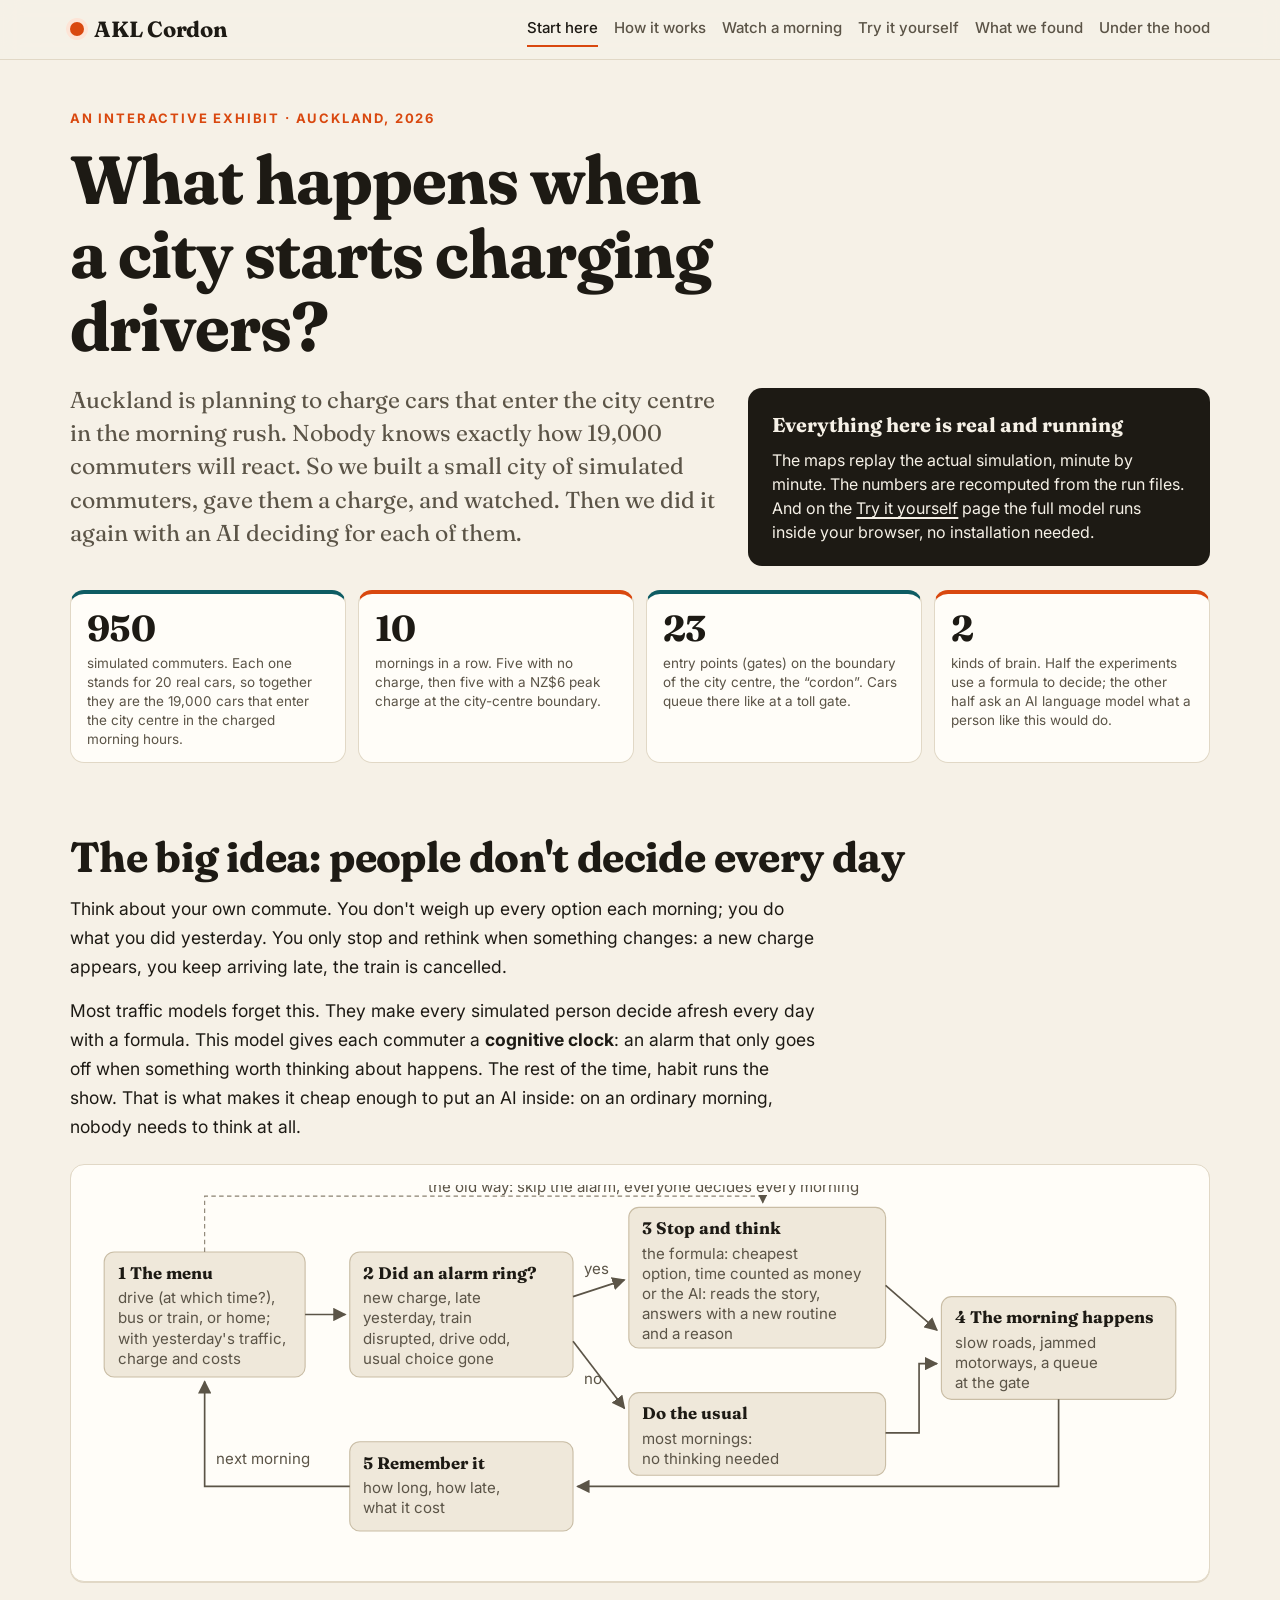
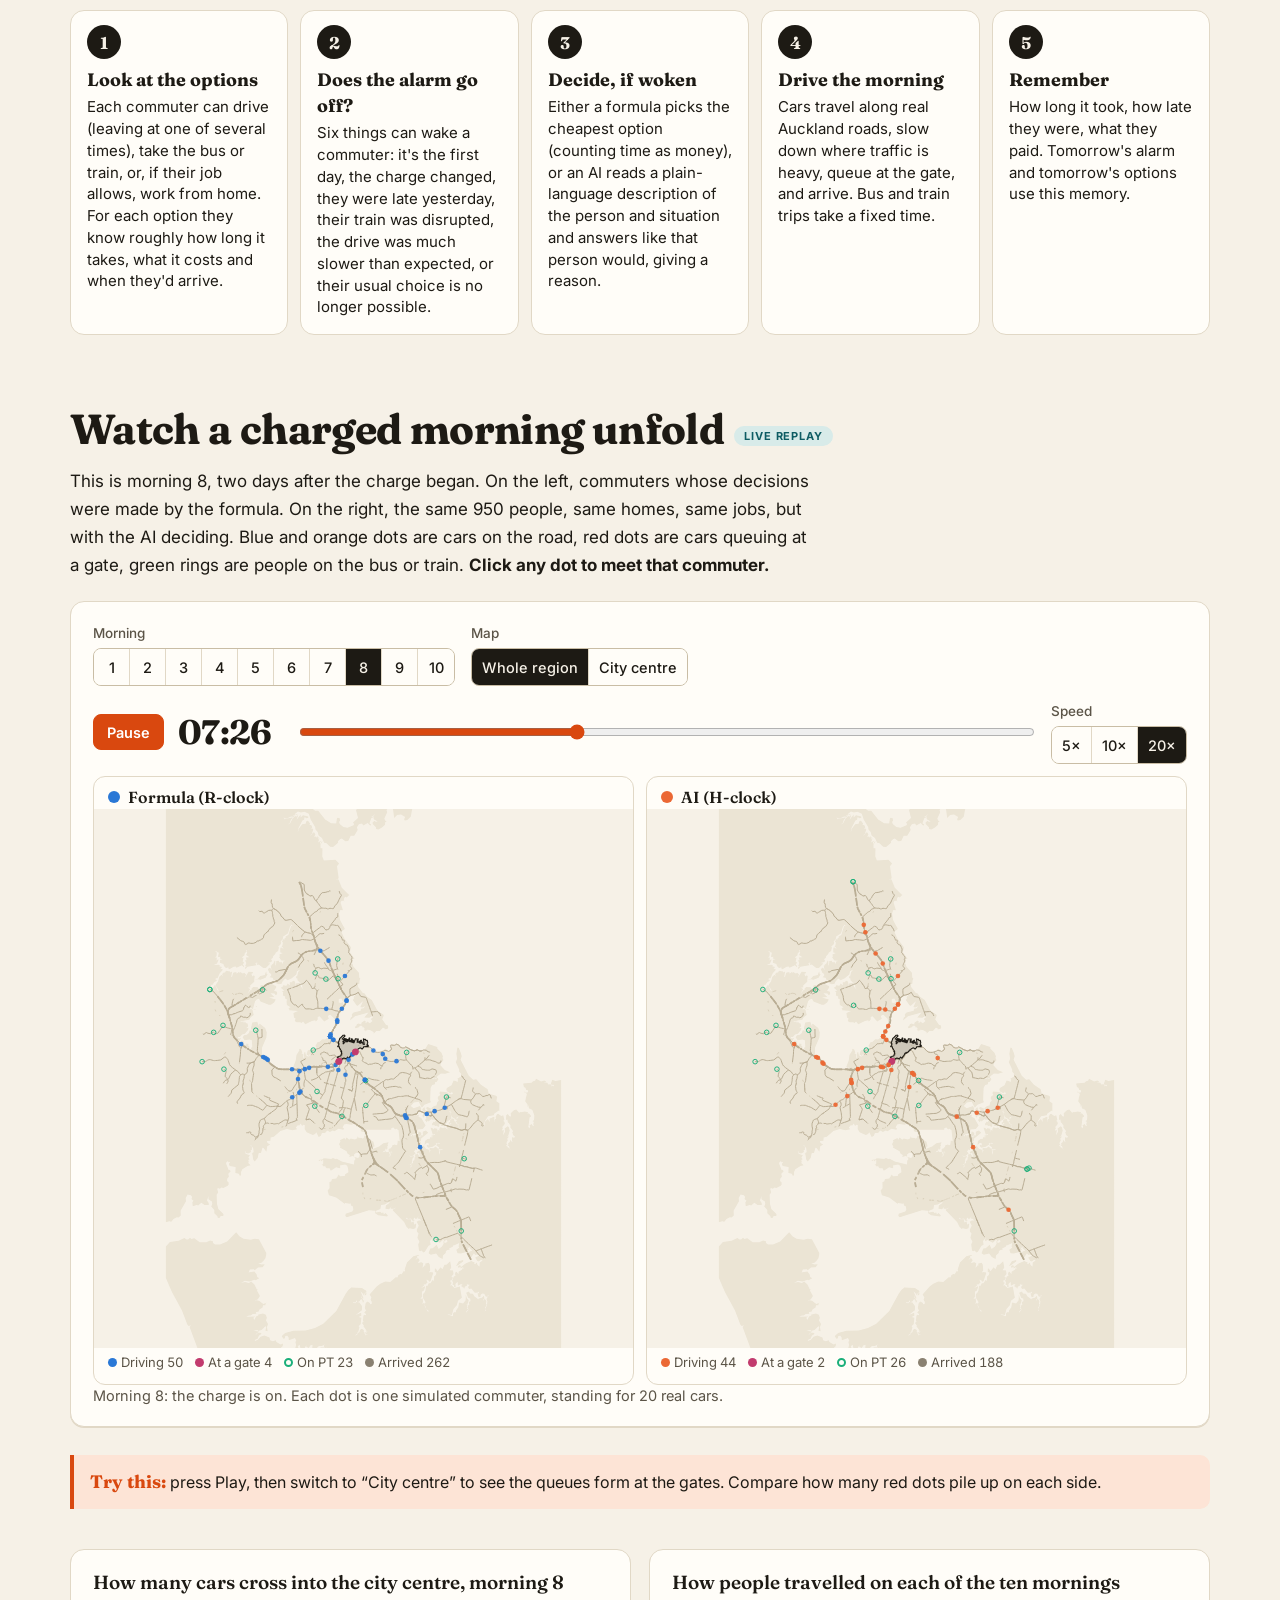
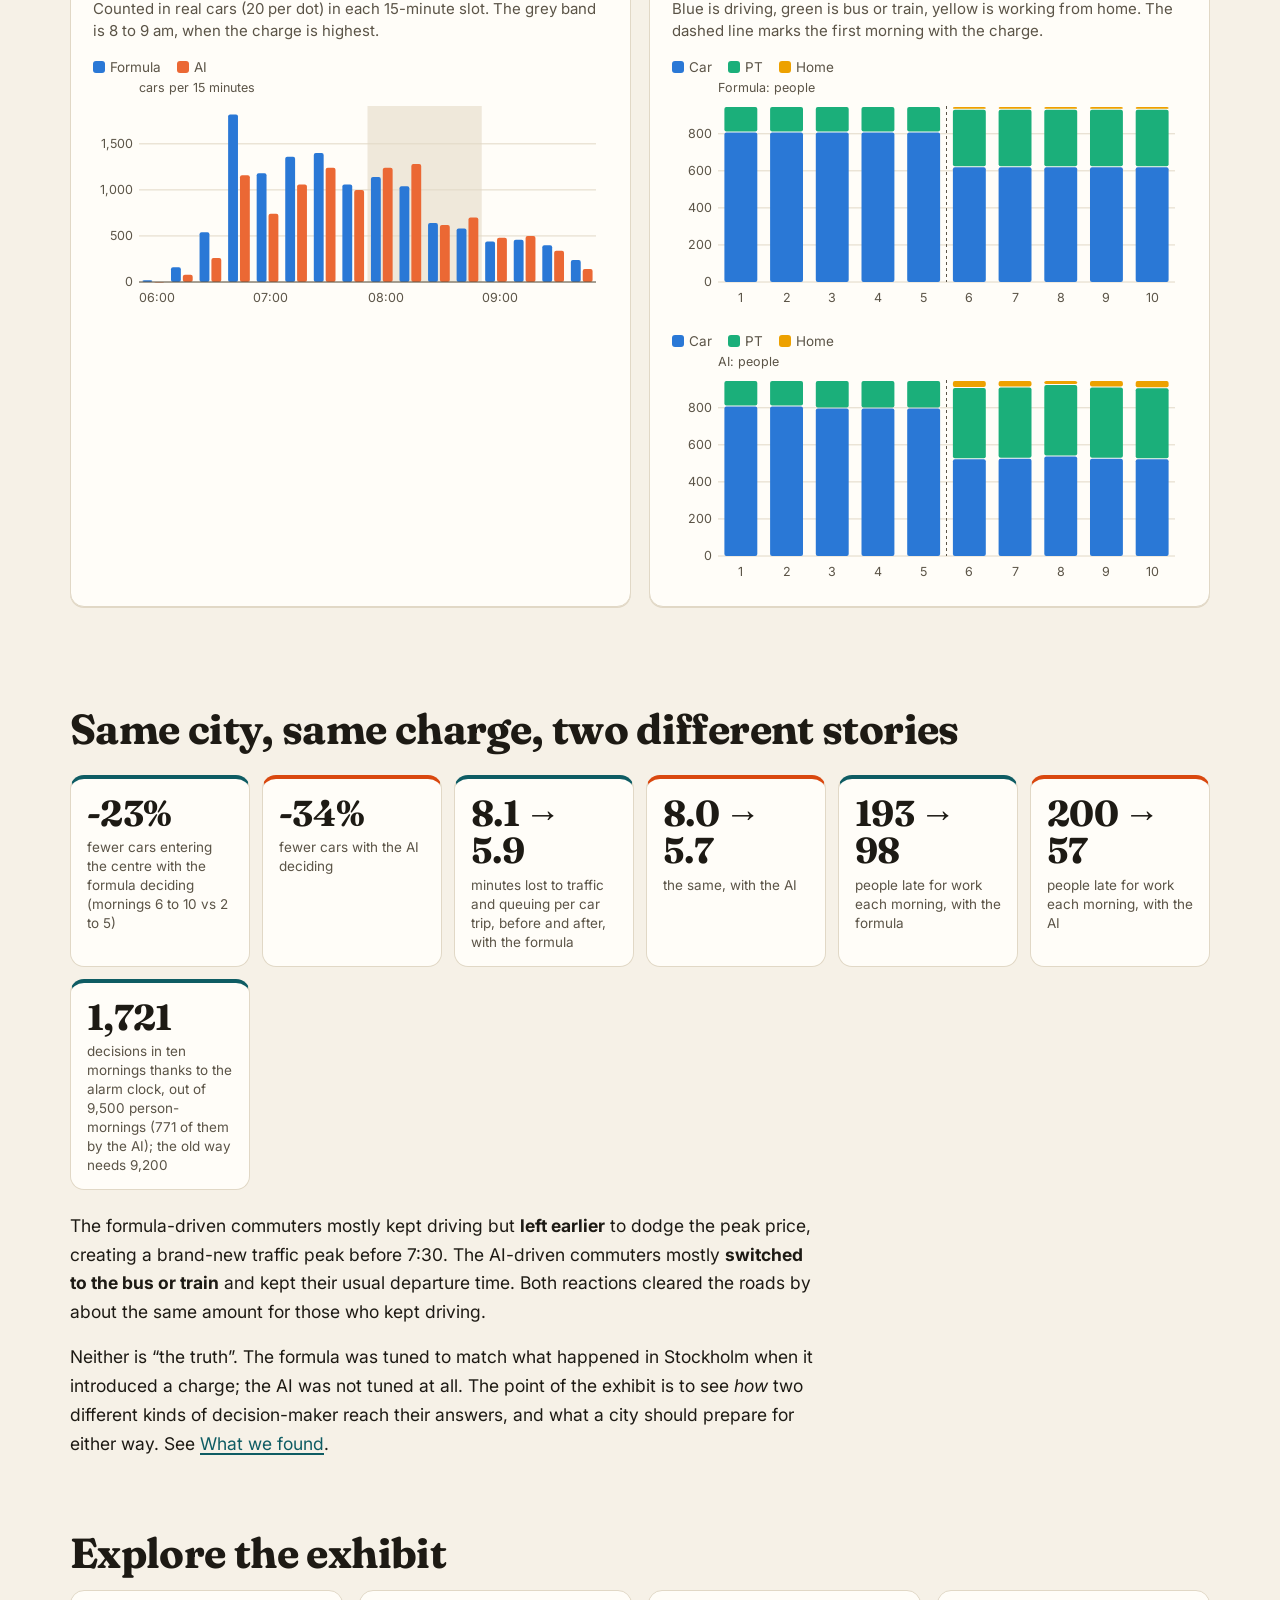
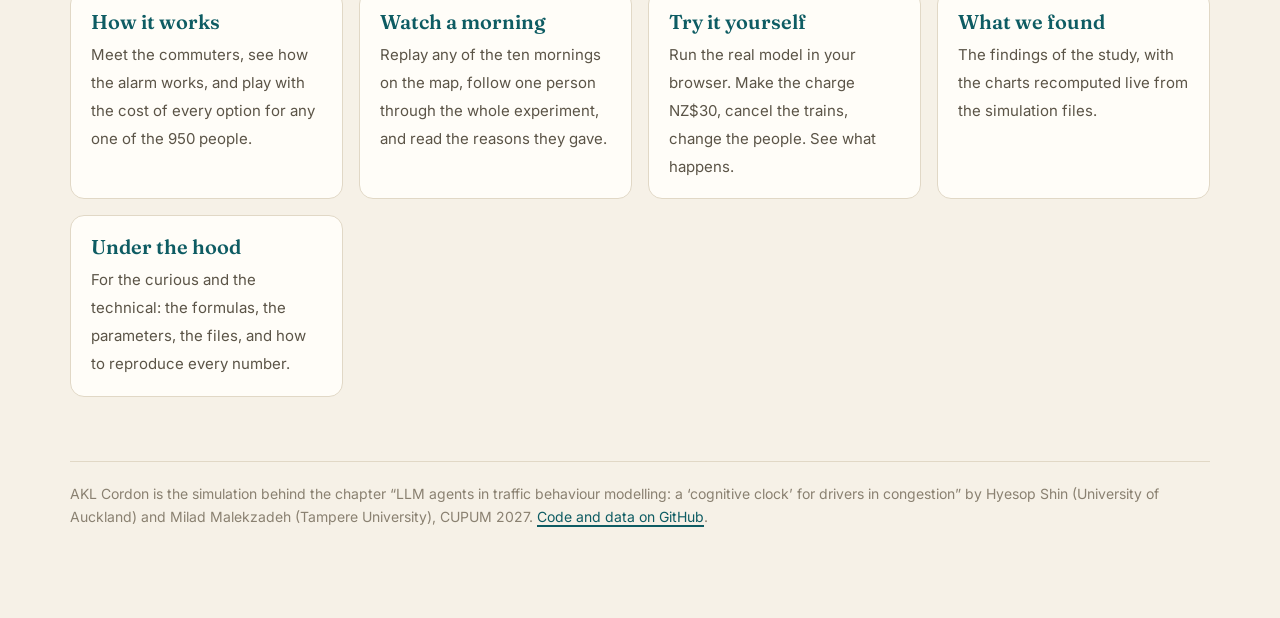
<file: docs/index.html>
<!doctype html>
<html lang="en">
<head>
<meta charset="utf-8">
<meta name="viewport" content="width=device-width, initial-scale=1">
<title>AKL Cordon: what happens when Auckland charges drivers?</title>
<meta name="description" content="A living simulation of 950 Auckland commuters facing a new city-centre charge. Watch them decide, then run it yourself.">
<link rel="stylesheet" href="assets/site.css">
<script src="assets/core.js" defer></script>
<script src="assets/pages.js" defer></script>
</head>
<body>
<main class="page">
  <div class="hero">
    <div>
      <div class="eyebrow">An interactive exhibit · Auckland, 2026</div>
      <h1>What happens when a city starts charging drivers?</h1>
      <p class="lede">Auckland is planning to charge cars that enter the city centre in the morning rush. Nobody knows exactly how 19,000 commuters will react. So we built a small city of simulated commuters, gave them a charge, and watched. Then we did it again with an AI deciding for each of them.</p>
    </div>
    <div class="hero-aside">
      <b>Everything here is real and running</b>
      The maps replay the actual simulation, minute by minute. The numbers are recomputed from the run files. And on the <a href="run.html">Try it yourself</a> page the full model runs inside your browser, no installation needed.
    </div>
  </div>

  <div class="tiles" id="hero-tiles">
    <div class="tile"><b>950</b><span>simulated commuters. Each one stands for 20 real cars, so together they are the 19,000 cars that enter the city centre in the charged morning hours.</span></div>
    <div class="tile"><b>10</b><span>mornings in a row. Five with no charge, then five with a NZ$6 peak charge at the city-centre boundary.</span></div>
    <div class="tile"><b>23</b><span>entry points (gates) on the boundary of the city centre, the “cordon”. Cars queue there like at a toll gate.</span></div>
    <div class="tile"><b>2</b><span>kinds of brain. Half the experiments use a formula to decide; the other half ask an AI language model what a person like this would do.</span></div>
  </div>

  <section>
    <h2>The big idea: people don't decide every day</h2>
    <div class="prose">
      <p>Think about your own commute. You don't weigh up every option each morning; you do what you did yesterday. You only stop and rethink when something changes: a new charge appears, you keep arriving late, the train is cancelled.</p>
      <p>Most traffic models forget this. They make every simulated person decide afresh every day with a formula. This model gives each commuter a <b>cognitive clock</b>: an alarm that only goes off when something worth thinking about happens. The rest of the time, habit runs the show. That is what makes it cheap enough to put an AI inside: on an ordinary morning, nobody needs to think at all.</p>
    </div>
    <div class="panel" id="flow"></div>
    <ol class="steps">
      <li><b>Look at the options</b> Each commuter can drive (leaving at one of several times), take the bus or train, or, if their job allows, work from home. For each option they know roughly how long it takes, what it costs and when they'd arrive.</li>
      <li><b>Does the alarm go off?</b> Six things can wake a commuter: it's the first day, the charge changed, they were late yesterday, their train was disrupted, the drive was much slower than expected, or their usual choice is no longer possible.</li>
      <li><b>Decide, if woken</b> Either a formula picks the cheapest option (counting time as money), or an AI reads a plain-language description of the person and situation and answers like that person would, giving a reason.</li>
      <li><b>Drive the morning</b> Cars travel along real Auckland roads, slow down where traffic is heavy, queue at the gate, and arrive. Bus and train trips take a fixed time.</li>
      <li><b>Remember</b> How long it took, how late they were, what they paid. Tomorrow's alarm and tomorrow's options use this memory.</li>
    </ol>
  </section>

  <section>
    <h2>Watch a charged morning unfold<span class="live quiet">Live replay</span></h2>
    <p class="prose">This is morning 8, two days after the charge began. On the left, commuters whose decisions were made by the formula. On the right, the same 950 people, same homes, same jobs, but with the AI deciding. Blue and orange dots are cars on the road, red dots are cars queuing at a gate, green rings are people on the bus or train. <b>Click any dot to meet that commuter.</b></p>
    <div class="panel"><div id="hero-replay"></div></div>
    <div class="try"><b>Try this:</b> press Play, then switch to “City centre” to see the queues form at the gates. Compare how many red dots pile up on each side.</div>
    <div class="grid2">
      <div class="panel" id="hero-chart-cars"><p class="panel-title">How many cars cross into the city centre, morning 8</p><p class="panel-sub">Counted in real cars (20 per dot) in each 15-minute slot. The grey band is 8 to 9 am, when the charge is highest.</p><div class="chart" id="c-cross"></div></div>
      <div class="panel"><p class="panel-title">How people travelled on each of the ten mornings</p><p class="panel-sub">Blue is driving, green is bus or train, yellow is working from home. The dashed line marks the first morning with the charge.</p><div class="grid2"><div class="chart" id="c-mode-r"></div><div class="chart" id="c-mode-h"></div></div></div>
    </div>
  </section>

  <section>
    <h2>Same city, same charge, two different stories</h2>
    <div class="tiles" id="result-tiles"></div>
    <div class="prose">
      <p>The formula-driven commuters mostly kept driving but <b>left earlier</b> to dodge the peak price, creating a brand-new traffic peak before 7:30. The AI-driven commuters mostly <b>switched to the bus or train</b> and kept their usual departure time. Both reactions cleared the roads by about the same amount for those who kept driving.</p>
      <p>Neither is “the truth”. The formula was tuned to match what happened in Stockholm when it introduced a charge; the AI was not tuned at all. The point of the exhibit is to see <em>how</em> two different kinds of decision-maker reach their answers, and what a city should prepare for either way. See <a href="results.html">What we found</a>.</p>
    </div>
  </section>

  <section>
    <h2>Explore the exhibit</h2>
    <div class="cards">
      <a class="card" href="model.html"><b>How it works</b><span>Meet the commuters, see how the alarm works, and play with the cost of every option for any one of the 950 people.</span></a>
      <a class="card" href="replay.html"><b>Watch a morning</b><span>Replay any of the ten mornings on the map, follow one person through the whole experiment, and read the reasons they gave.</span></a>
      <a class="card" href="run.html"><b>Try it yourself</b><span>Run the real model in your browser. Make the charge NZ$30, cancel the trains, change the people. See what happens.</span></a>
      <a class="card" href="results.html"><b>What we found</b><span>The findings of the study, with the charts recomputed live from the simulation files.</span></a>
      <a class="card" href="reference.html"><b>Under the hood</b><span>For the curious and the technical: the formulas, the parameters, the files, and how to reproduce every number.</span></a>
    </div>
  </section>
  <footer class="foot"></footer>
</main>
</body>
</html>
</file>
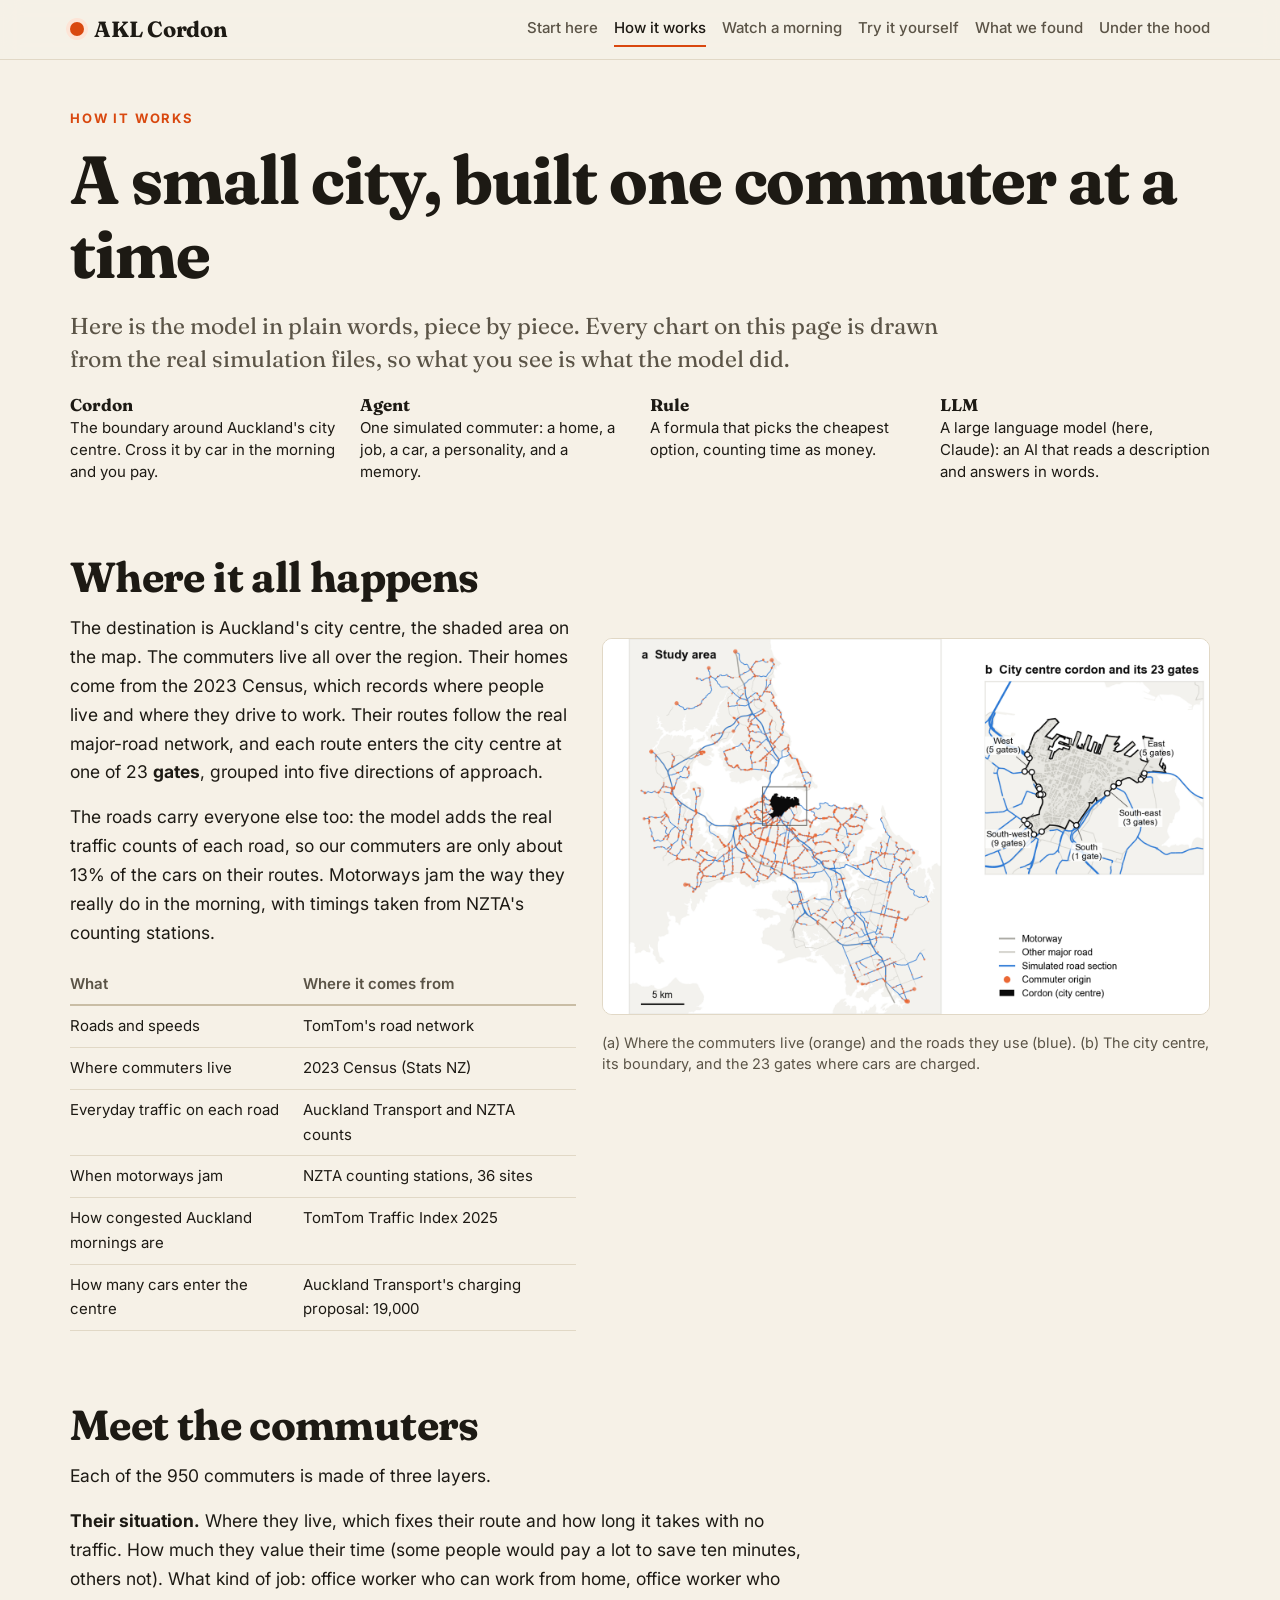
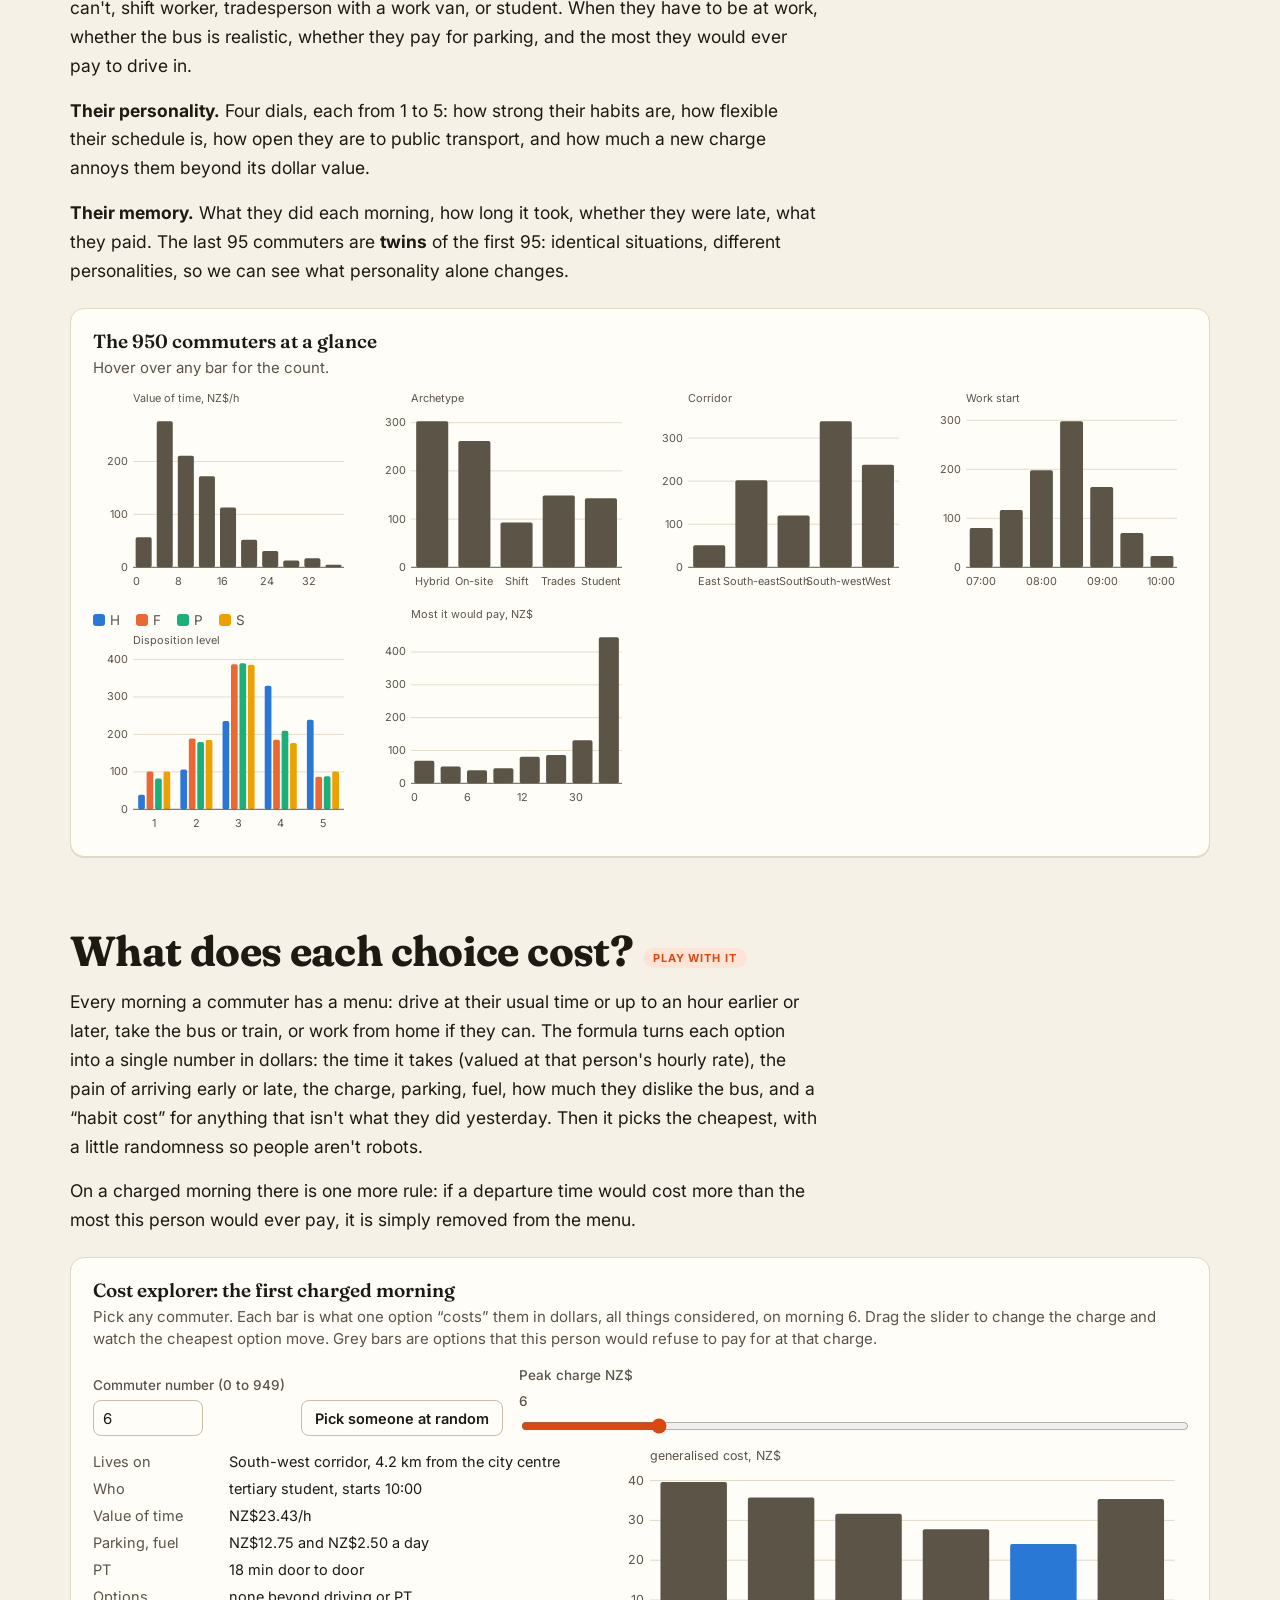
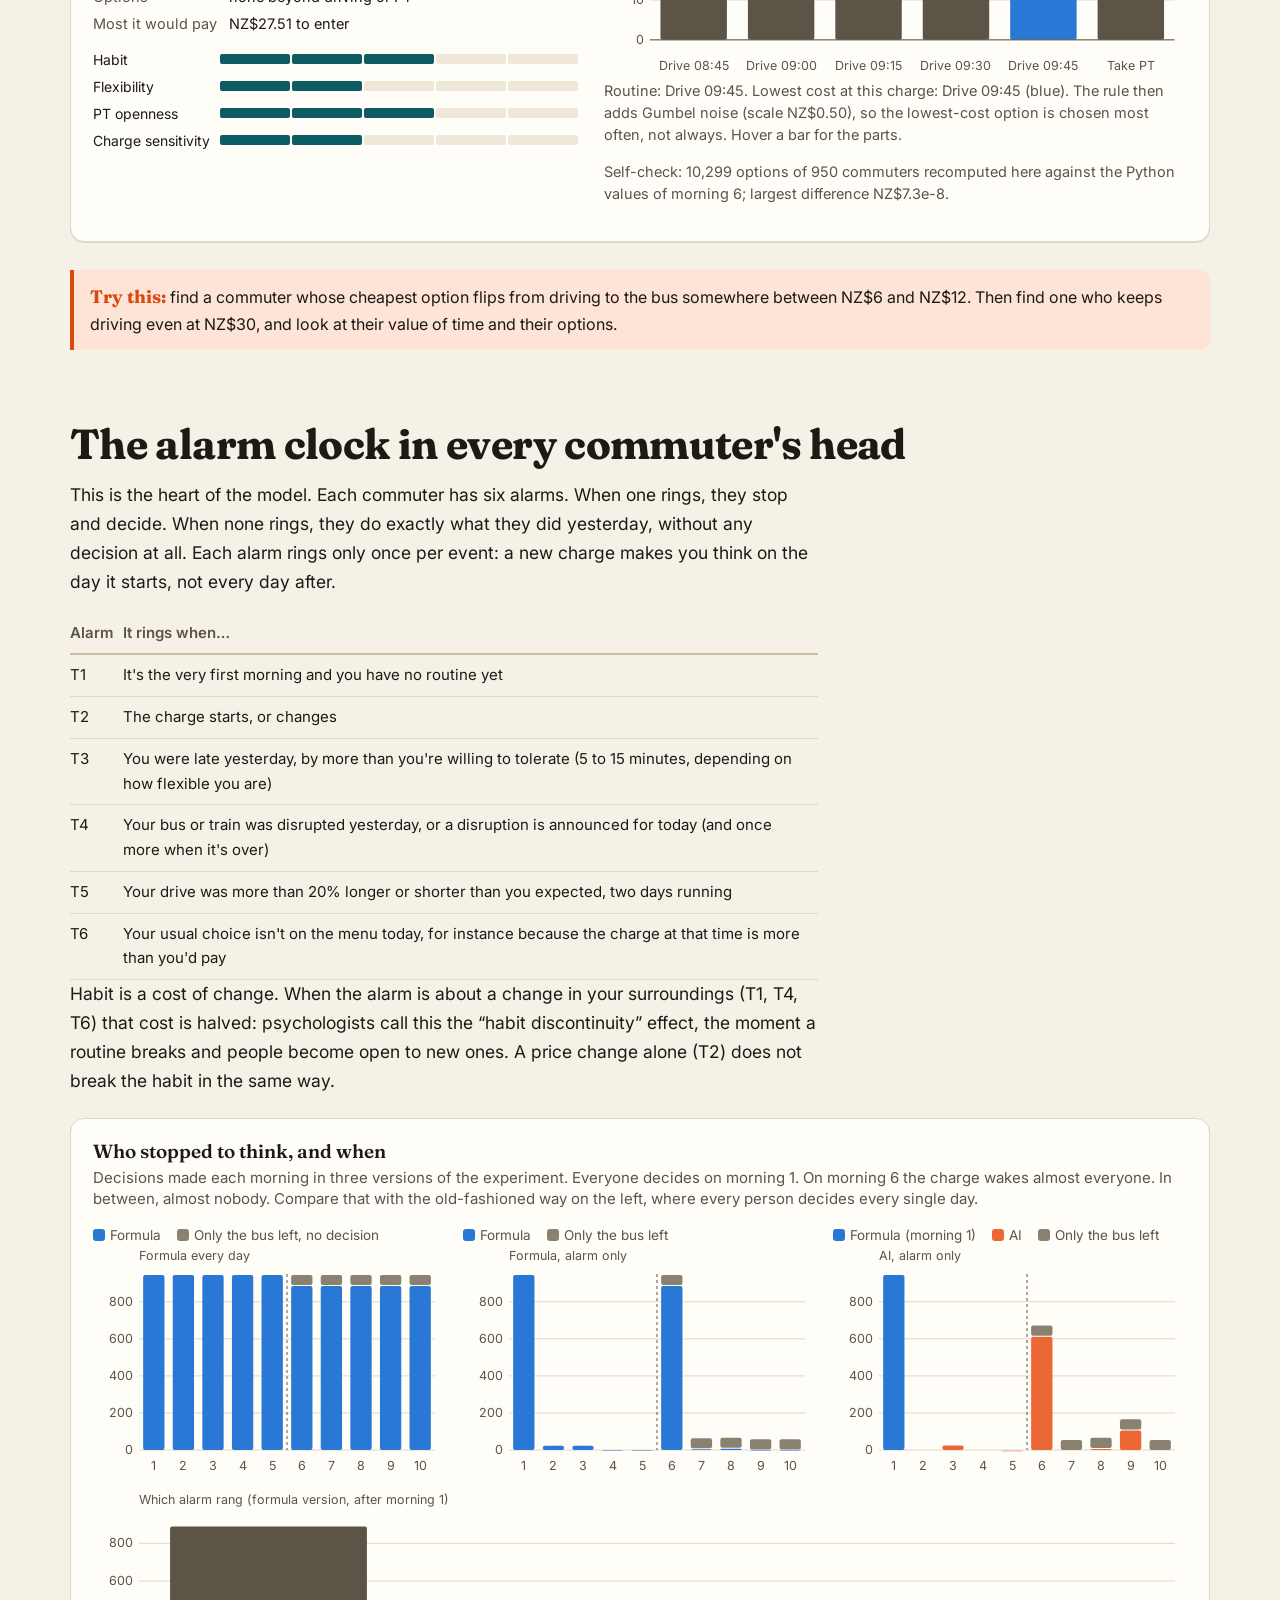
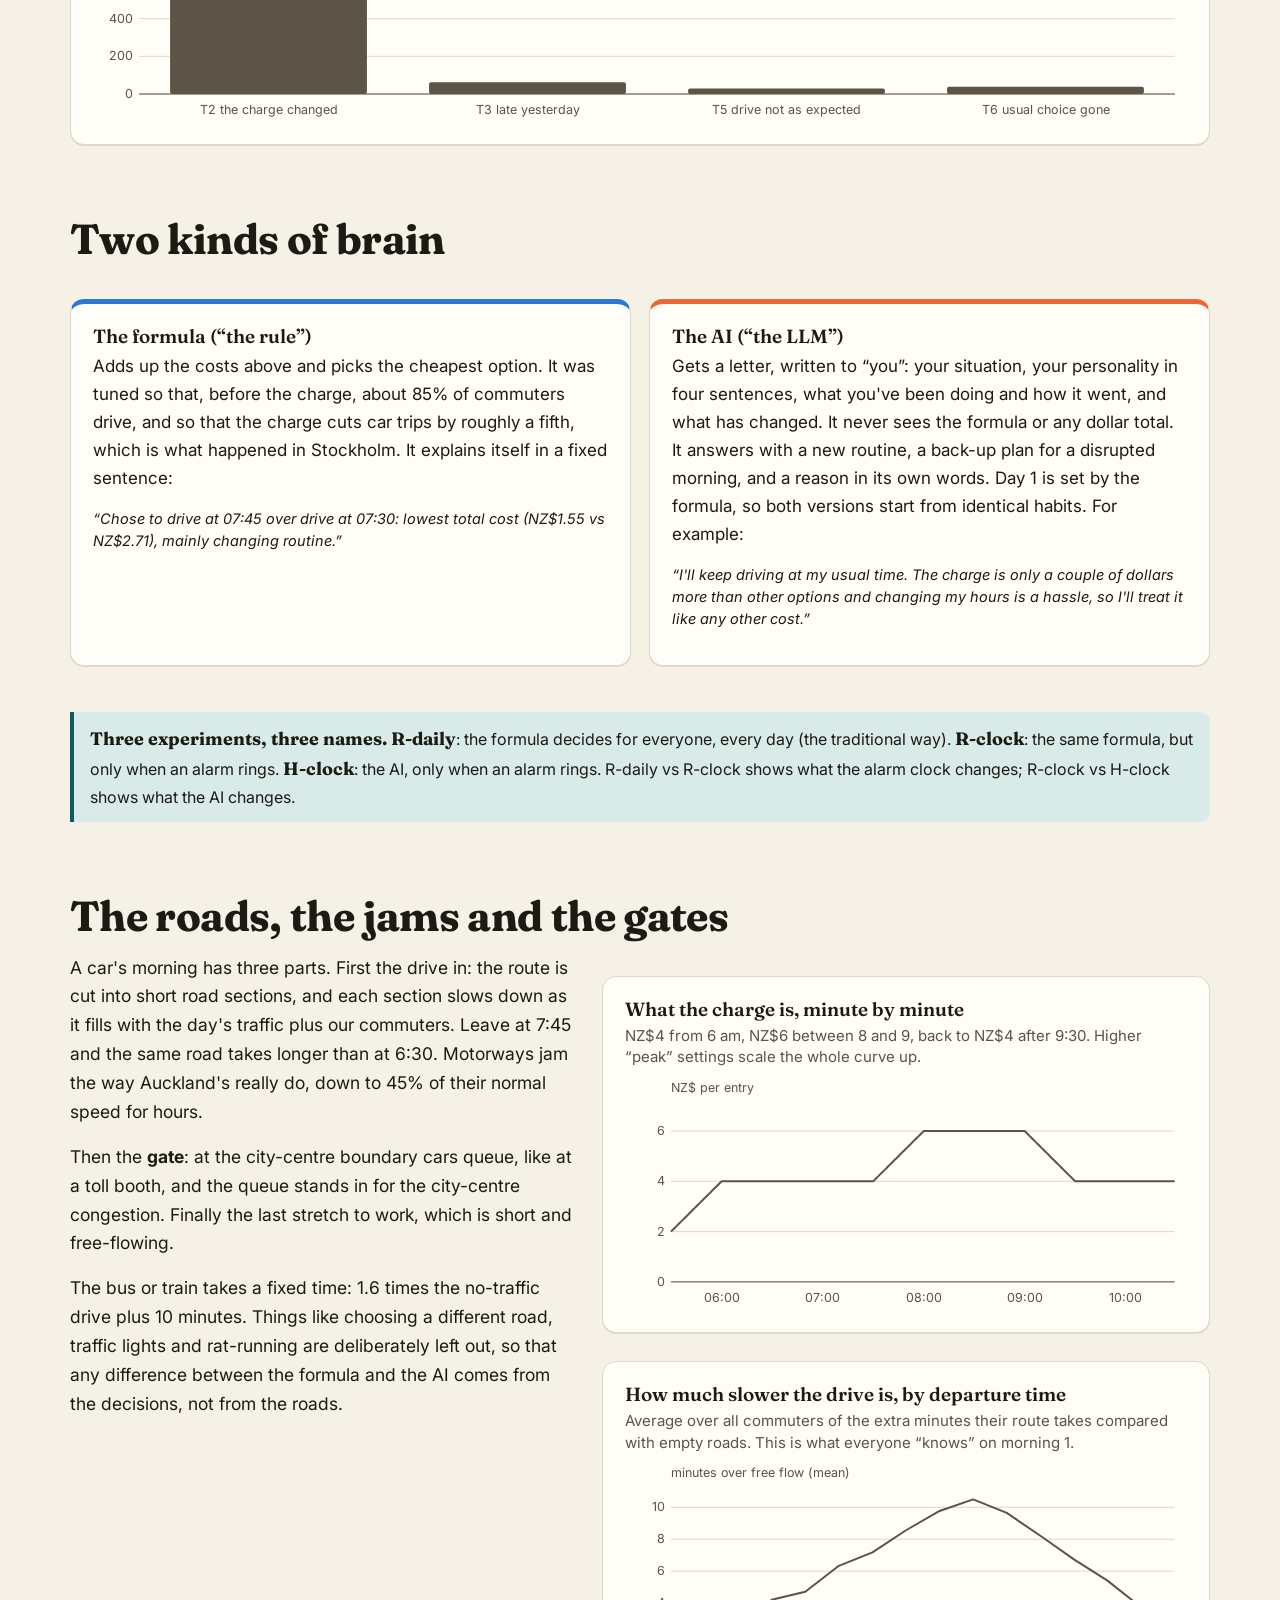
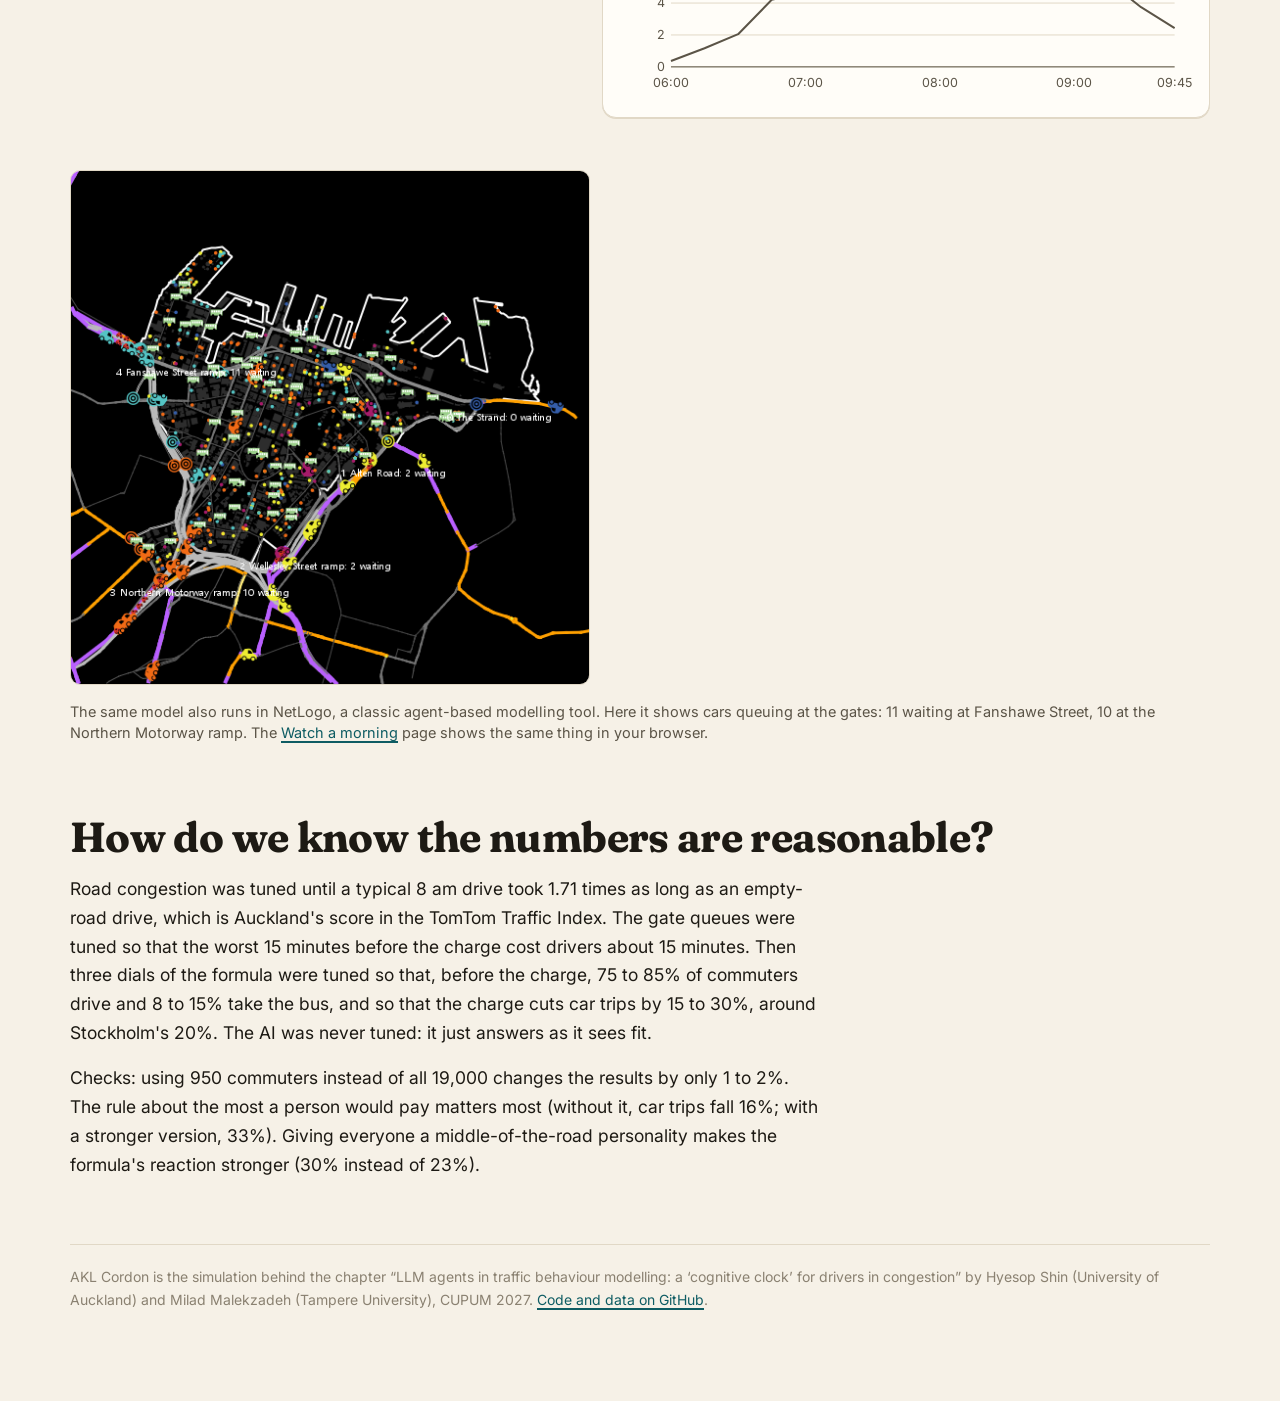
<file: docs/model.html>
<!doctype html>
<html lang="en">
<head>
<meta charset="utf-8">
<meta name="viewport" content="width=device-width, initial-scale=1">
<title>How AKL Cordon works</title>
<meta name="description" content="Meet the simulated commuters, see what wakes them up, and play with the cost of their choices.">
<link rel="stylesheet" href="assets/site.css">
<script src="assets/core.js" defer></script>
<script src="assets/pages.js" defer></script>
</head>
<body>
<main class="page">
  <div class="eyebrow">How it works</div>
  <h1>A small city, built one commuter at a time</h1>
  <p class="lede">Here is the model in plain words, piece by piece. Every chart on this page is drawn from the real simulation files, so what you see is what the model did.</p>

  <div class="glossary">
    <div><b>Cordon</b><br>The boundary around Auckland's city centre. Cross it by car in the morning and you pay.</div>
    <div><b>Agent</b><br>One simulated commuter: a home, a job, a car, a personality, and a memory.</div>
    <div><b>Rule</b><br>A formula that picks the cheapest option, counting time as money.</div>
    <div><b>LLM</b><br>A large language model (here, Claude): an AI that reads a description and answers in words.</div>
  </div>

  <h2 id="area">Where it all happens</h2>
  <div class="split">
    <div class="prose">
      <p>The destination is Auckland's city centre, the shaded area on the map. The commuters live all over the region. Their homes come from the 2023 Census, which records where people live and where they drive to work. Their routes follow the real major-road network, and each route enters the city centre at one of 23 <b>gates</b>, grouped into five directions of approach.</p>
      <p>The roads carry everyone else too: the model adds the real traffic counts of each road, so our commuters are only about 13% of the cars on their routes. Motorways jam the way they really do in the morning, with timings taken from NZTA's counting stations.</p>
      <table><thead><tr><th>What</th><th>Where it comes from</th></tr></thead><tbody>
        <tr><td>Roads and speeds</td><td>TomTom's road network</td></tr>
        <tr><td>Where commuters live</td><td>2023 Census (Stats NZ)</td></tr>
        <tr><td>Everyday traffic on each road</td><td>Auckland Transport and NZTA counts</td></tr>
        <tr><td>When motorways jam</td><td>NZTA counting stations, 36 sites</td></tr>
        <tr><td>How congested Auckland mornings are</td><td>TomTom Traffic Index 2025</td></tr>
        <tr><td>How many cars enter the centre</td><td>Auckland Transport's charging proposal: 19,000</td></tr>
      </tbody></table>
    </div>
    <figure><img src="assets/img/fig1_study_area.png" alt="Map of Auckland showing commuter homes, the simulated roads and the city-centre cordon with its 23 gates in five groups"><figcaption>(a) Where the commuters live (orange) and the roads they use (blue). (b) The city centre, its boundary, and the 23 gates where cars are charged.</figcaption></figure>
  </div>

  <h2 id="agents">Meet the commuters</h2>
  <div class="prose">
    <p>Each of the 950 commuters is made of three layers.</p>
    <p><b>Their situation.</b> Where they live, which fixes their route and how long it takes with no traffic. How much they value their time (some people would pay a lot to save ten minutes, others not). What kind of job: office worker who can work from home, office worker who can't, shift worker, tradesperson with a work van, or student. When they have to be at work, whether the bus is realistic, whether they pay for parking, and the most they would ever pay to drive in.</p>
    <p><b>Their personality.</b> Four dials, each from 1 to 5: how strong their habits are, how flexible their schedule is, how open they are to public transport, and how much a new charge annoys them beyond its dollar value.</p>
    <p><b>Their memory.</b> What they did each morning, how long it took, whether they were late, what they paid. The last 95 commuters are <b>twins</b> of the first 95: identical situations, different personalities, so we can see what personality alone changes.</p>
  </div>
  <div class="panel">
    <p class="panel-title">The 950 commuters at a glance</p>
    <p class="panel-sub">Hover over any bar for the count.</p>
    <div class="grid3"><div class="chart" id="p-vot"></div><div class="chart" id="p-arch"></div><div class="chart" id="p-corr"></div><div class="chart" id="p-tstar"></div><div class="chart" id="p-traits"></div><div class="chart" id="p-wtp"></div></div>
  </div>

  <h2 id="options">What does each choice cost?<span class="live">Play with it</span></h2>
  <div class="prose">
    <p>Every morning a commuter has a menu: drive at their usual time or up to an hour earlier or later, take the bus or train, or work from home if they can. The formula turns each option into a single number in dollars: the time it takes (valued at that person's hourly rate), the pain of arriving early or late, the charge, parking, fuel, how much they dislike the bus, and a “habit cost” for anything that isn't what they did yesterday. Then it picks the cheapest, with a little randomness so people aren't robots.</p>
    <p>On a charged morning there is one more rule: if a departure time would cost more than the most this person would ever pay, it is simply removed from the menu.</p>
  </div>
  <div class="panel">
    <p class="panel-title">Cost explorer: the first charged morning</p>
    <p class="panel-sub">Pick any commuter. Each bar is what one option “costs” them in dollars, all things considered, on morning 6. Drag the slider to change the charge and watch the cheapest option move. Grey bars are options that this person would refuse to pay for at that charge.</p>
    <div class="ctls">
      <label class="ctl">Commuter number (0 to 949) <input type="number" id="ce-agent" min="0" max="949" value="6" style="width:110px"></label>
      <button id="ce-random">Pick someone at random</button>
      <label class="ctl" style="flex:1 1 200px">Peak charge NZ$<span id="ce-fee-v">6</span><input type="range" id="ce-fee" min="0" max="30" step="1" value="6"></label>
    </div>
    <div class="split">
      <div class="personacard" id="ce-persona"></div>
      <div><div class="chart" id="ce-chart"></div><p class="small muted" id="ce-note"></p></div>
    </div>
  </div>
  <div class="try"><b>Try this:</b> find a commuter whose cheapest option flips from driving to the bus somewhere between NZ$6 and NZ$12. Then find one who keeps driving even at NZ$30, and look at their value of time and their options.</div>

  <h2 id="clock">The alarm clock in every commuter's head</h2>
  <div class="prose">
    <p>This is the heart of the model. Each commuter has six alarms. When one rings, they stop and decide. When none rings, they do exactly what they did yesterday, without any decision at all. Each alarm rings only once per event: a new charge makes you think on the day it starts, not every day after.</p>
    <table><thead><tr><th>Alarm</th><th>It rings when…</th></tr></thead><tbody>
      <tr><td>T1</td><td>It's the very first morning and you have no routine yet</td></tr>
      <tr><td>T2</td><td>The charge starts, or changes</td></tr>
      <tr><td>T3</td><td>You were late yesterday, by more than you're willing to tolerate (5 to 15 minutes, depending on how flexible you are)</td></tr>
      <tr><td>T4</td><td>Your bus or train was disrupted yesterday, or a disruption is announced for today (and once more when it's over)</td></tr>
      <tr><td>T5</td><td>Your drive was more than 20% longer or shorter than you expected, two days running</td></tr>
      <tr><td>T6</td><td>Your usual choice isn't on the menu today, for instance because the charge at that time is more than you'd pay</td></tr>
    </tbody></table>
    <p>Habit is a cost of change. When the alarm is about a change in your surroundings (T1, T4, T6) that cost is halved: psychologists call this the “habit discontinuity” effect, the moment a routine breaks and people become open to new ones. A price change alone (T2) does not break the habit in the same way.</p>
  </div>
  <div class="panel">
    <p class="panel-title">Who stopped to think, and when</p>
    <p class="panel-sub">Decisions made each morning in three versions of the experiment. Everyone decides on morning 1. On morning 6 the charge wakes almost everyone. In between, almost nobody. Compare that with the old-fashioned way on the left, where every person decides every single day.</p>
    <div class="grid3"><div class="chart" id="w-rdaily"></div><div class="chart" id="w-rclock"></div><div class="chart" id="w-hclock"></div></div>
    <div class="chart" id="w-trig" style="margin-top:14px"></div>
  </div>

  <h2 id="deciders">Two kinds of brain</h2>
  <div class="grid2">
    <div class="panel" style="border-top:5px solid var(--rule)">
      <p class="panel-title">The formula (“the rule”)</p>
      <p>Adds up the costs above and picks the cheapest option. It was tuned so that, before the charge, about 85% of commuters drive, and so that the charge cuts car trips by roughly a fifth, which is what happened in Stockholm. It explains itself in a fixed sentence:</p>
      <p class="small" id="rule-example" style="font-style:italic"></p>
    </div>
    <div class="panel" style="border-top:5px solid var(--llm)">
      <p class="panel-title">The AI (“the LLM”)</p>
      <p>Gets a letter, written to “you”: your situation, your personality in four sentences, what you've been doing and how it went, and what has changed. It never sees the formula or any dollar total. It answers with a new routine, a back-up plan for a disrupted morning, and a reason in its own words. Day 1 is set by the formula, so both versions start from identical habits. For example:</p>
      <p class="small" id="llm-example" style="font-style:italic"></p>
    </div>
  </div>
  <div class="note"><b>Three experiments, three names.</b> <b>R-daily</b>: the formula decides for everyone, every day (the traditional way). <b>R-clock</b>: the same formula, but only when an alarm rings. <b>H-clock</b>: the AI, only when an alarm rings. R-daily vs R-clock shows what the alarm clock changes; R-clock vs H-clock shows what the AI changes.</div>

  <h2 id="traffic">The roads, the jams and the gates</h2>
  <div class="split">
    <div class="prose">
      <p>A car's morning has three parts. First the drive in: the route is cut into short road sections, and each section slows down as it fills with the day's traffic plus our commuters. Leave at 7:45 and the same road takes longer than at 6:30. Motorways jam the way Auckland's really do, down to 45% of their normal speed for hours.</p>
      <p>Then the <b>gate</b>: at the city-centre boundary cars queue, like at a toll booth, and the queue stands in for the city-centre congestion. Finally the last stretch to work, which is short and free-flowing.</p>
      <p>The bus or train takes a fixed time: 1.6 times the no-traffic drive plus 10 minutes. Things like choosing a different road, traffic lights and rat-running are deliberately left out, so that any difference between the formula and the AI comes from the decisions, not from the roads.</p>
    </div>
    <div>
      <div class="panel"><p class="panel-title">What the charge is, minute by minute</p><p class="panel-sub">NZ$4 from 6 am, NZ$6 between 8 and 9, back to NZ$4 after 9:30. Higher “peak” settings scale the whole curve up.</p><div class="chart" id="t-fee"></div></div>
      <div class="panel"><p class="panel-title">How much slower the drive is, by departure time</p><p class="panel-sub">Average over all commuters of the extra minutes their route takes compared with empty roads. This is what everyone “knows” on morning 1.</p><div class="chart" id="t-road"></div></div>
    </div>
  </div>
  <figure><img src="assets/img/fig3_netlogo_gates.png" alt="A NetLogo view of the city centre with cars queuing at the five gate groups" style="max-width:520px"><figcaption>The same model also runs in NetLogo, a classic agent-based modelling tool. Here it shows cars queuing at the gates: 11 waiting at Fanshawe Street, 10 at the Northern Motorway ramp. The <a href="replay.html">Watch a morning</a> page shows the same thing in your browser.</figcaption></figure>

  <h2 id="calibration">How do we know the numbers are reasonable?</h2>
  <div class="prose">
    <p>Road congestion was tuned until a typical 8 am drive took 1.71 times as long as an empty-road drive, which is Auckland's score in the TomTom Traffic Index. The gate queues were tuned so that the worst 15 minutes before the charge cost drivers about 15 minutes. Then three dials of the formula were tuned so that, before the charge, 75 to 85% of commuters drive and 8 to 15% take the bus, and so that the charge cuts car trips by 15 to 30%, around Stockholm's 20%. The AI was never tuned: it just answers as it sees fit.</p>
    <p>Checks: using 950 commuters instead of all 19,000 changes the results by only 1 to 2%. The rule about the most a person would pay matters most (without it, car trips fall 16%; with a stronger version, 33%). Giving everyone a middle-of-the-road personality makes the formula's reaction stronger (30% instead of 23%).</p>
  </div>
  <footer class="foot"></footer>
</main>
</body>
</html>
</file>
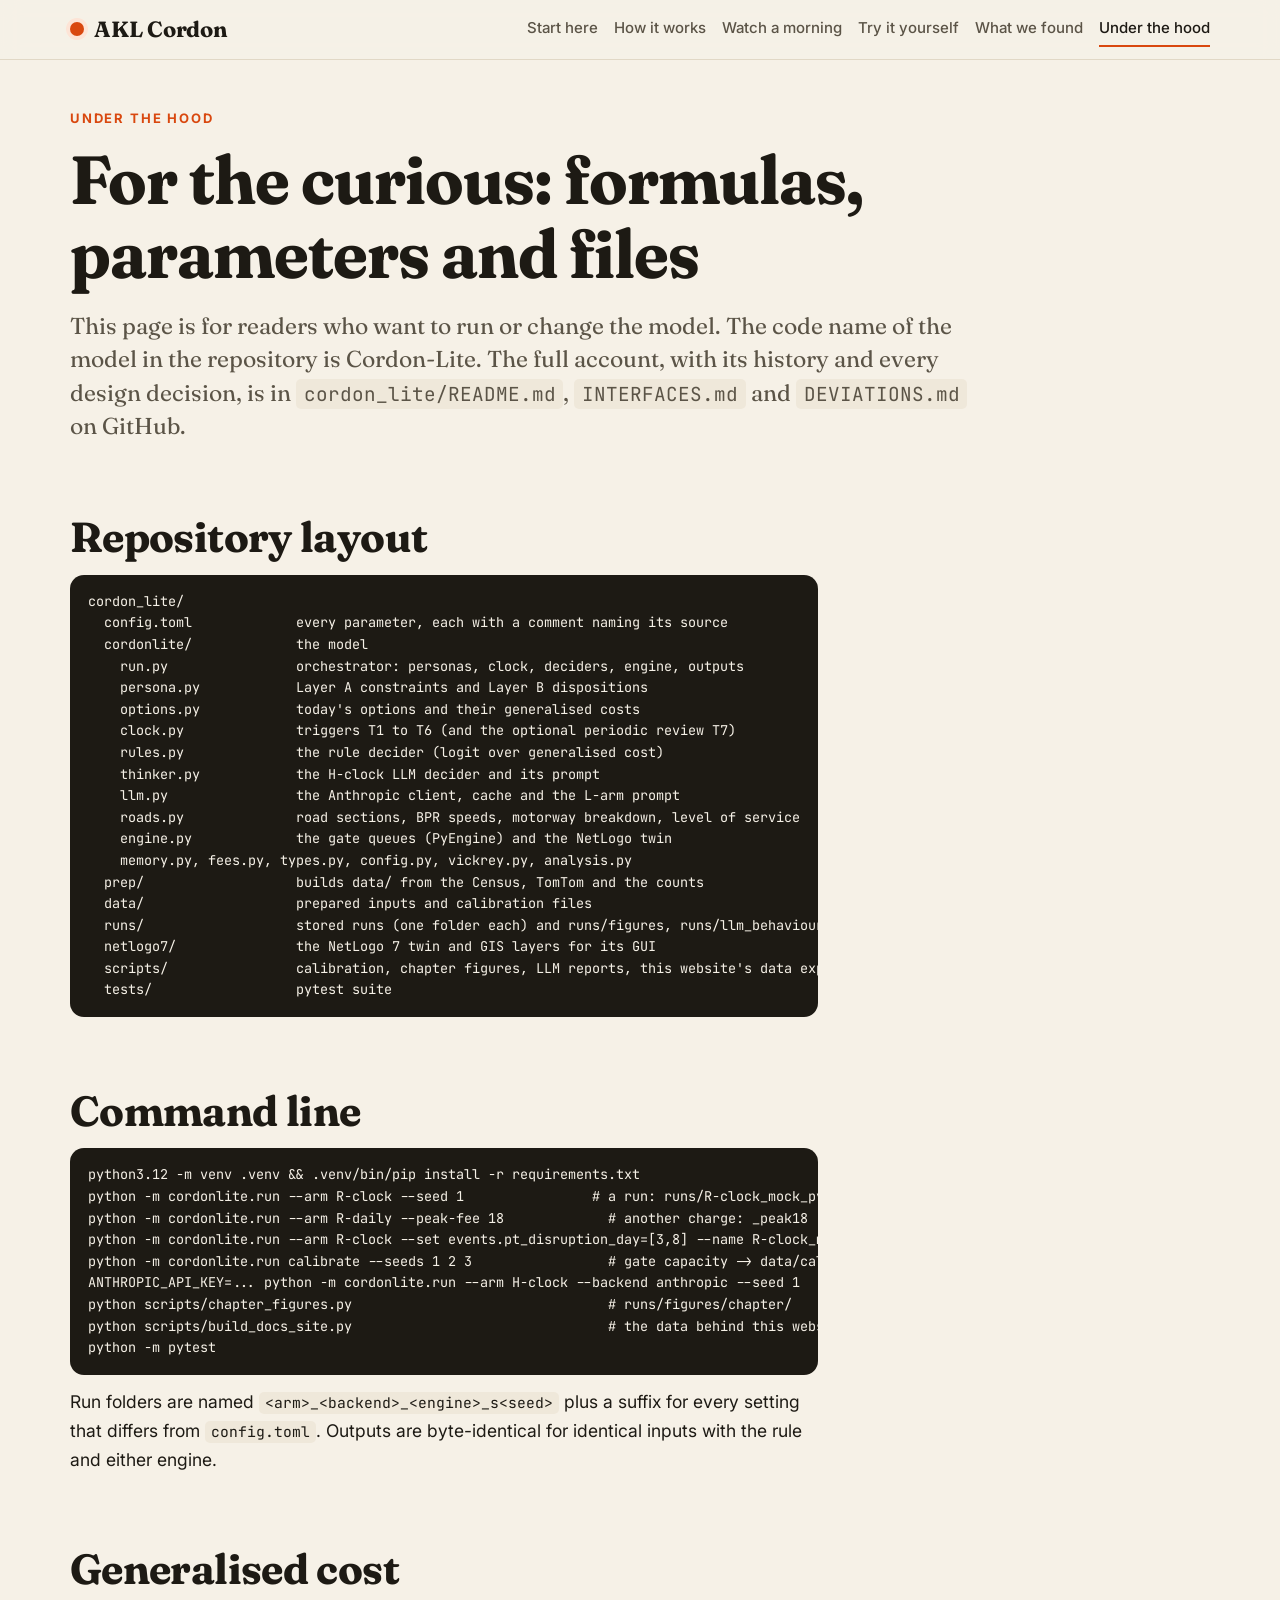
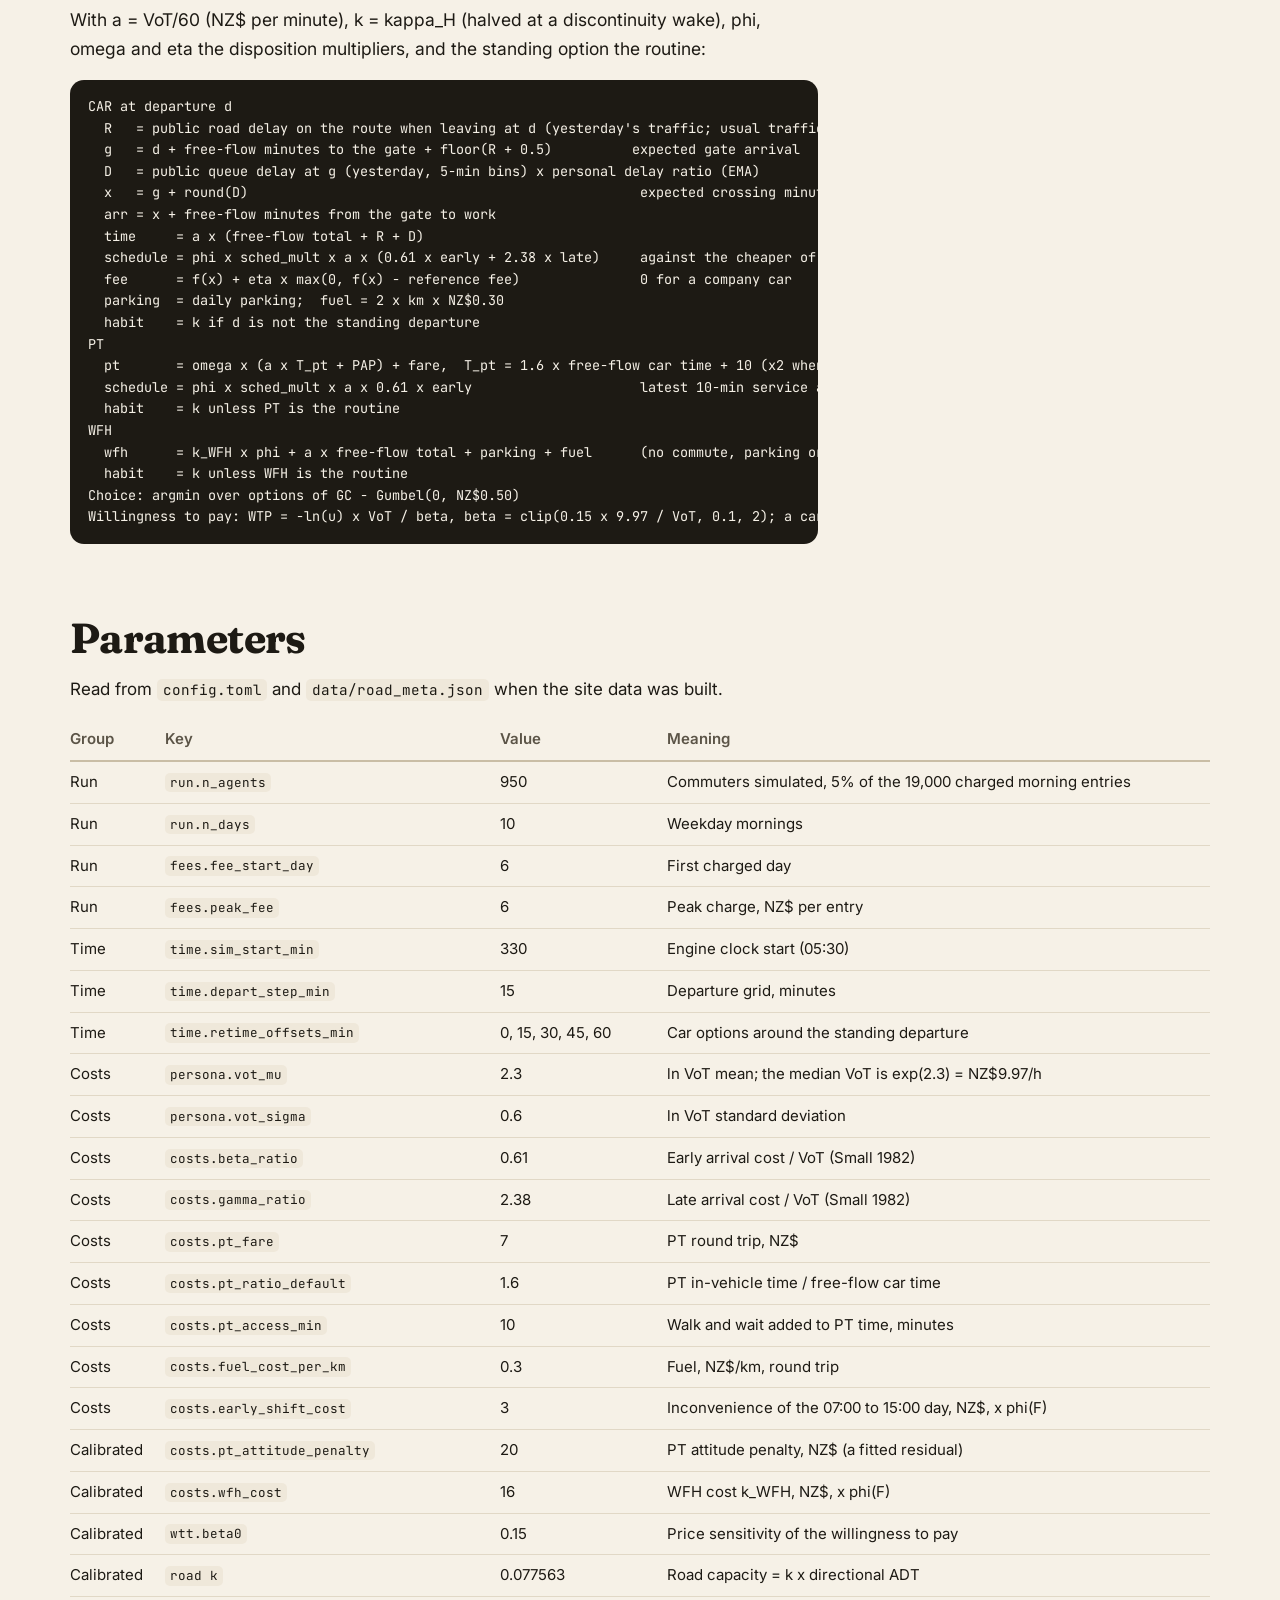
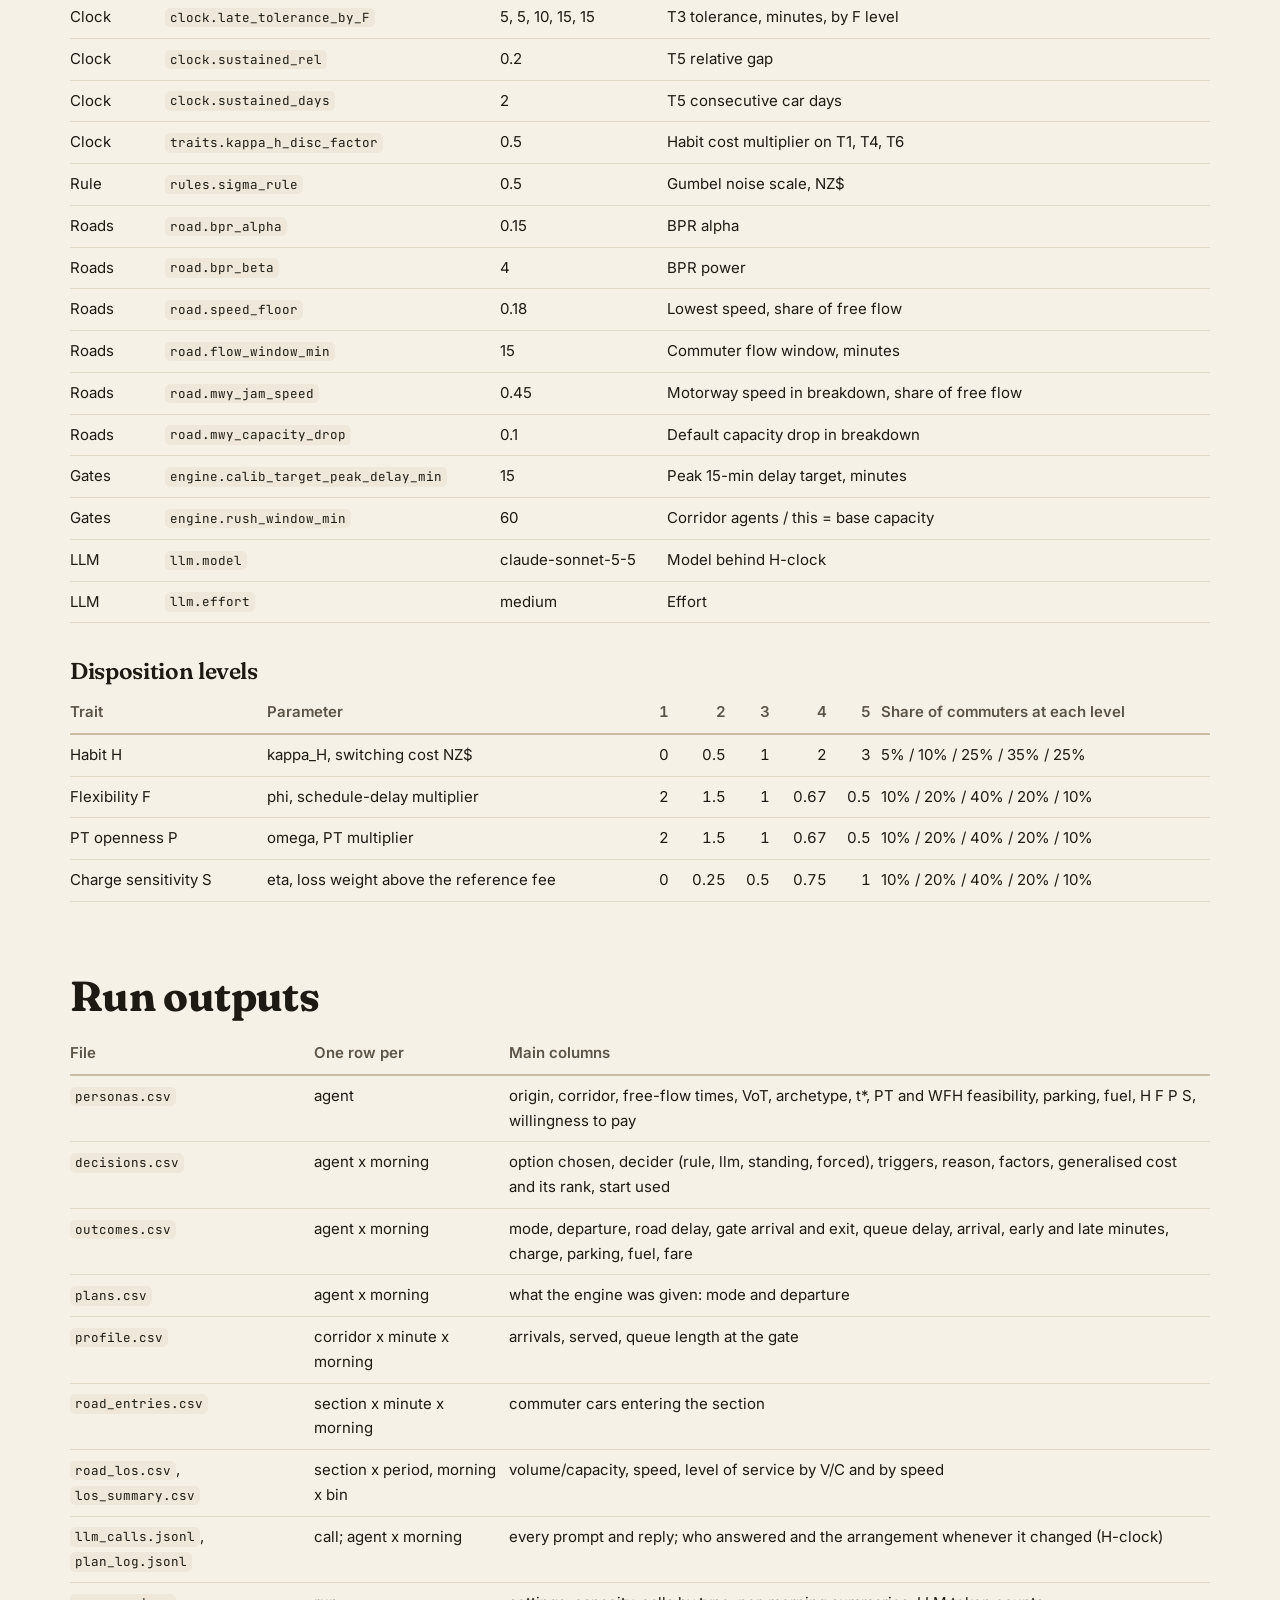
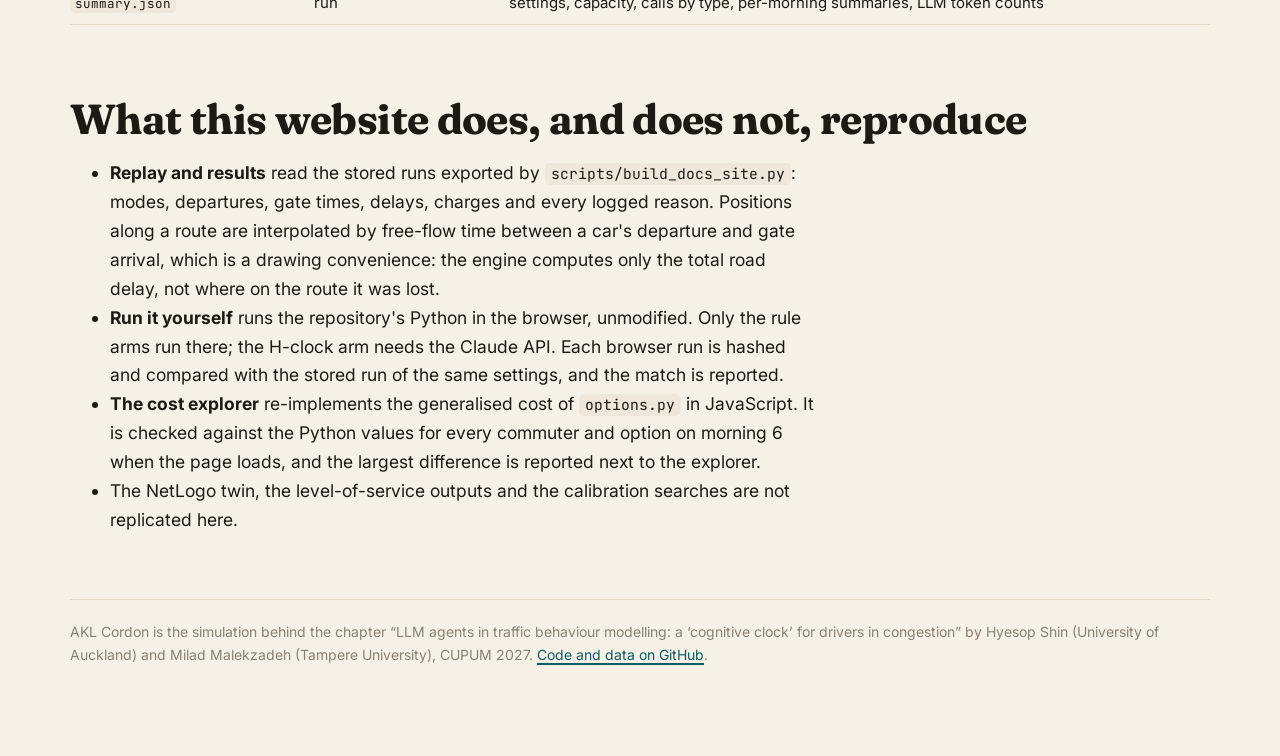
<file: docs/reference.html>
<!doctype html>
<html lang="en">
<head>
<meta charset="utf-8">
<meta name="viewport" content="width=device-width, initial-scale=1">
<title>AKL Cordon: under the hood</title>
<meta name="description" content="Parameters, cost formulas, run files, the command line and what the website replicates.">
<link rel="stylesheet" href="assets/site.css">
<script src="assets/core.js" defer></script>
<script src="assets/pages.js" defer></script>
</head>
<body>
<main class="page">
  <div class="eyebrow">Under the hood</div>
  <h1>For the curious: formulas, parameters and files</h1>
  <p class="lede">This page is for readers who want to run or change the model. The code name of the model in the repository is Cordon-Lite. The full account, with its history and every design decision, is in <code>cordon_lite/README.md</code>, <code>INTERFACES.md</code> and <code>DEVIATIONS.md</code> on GitHub.</p>

  <h2 id="layout">Repository layout</h2>
  <div class="prose"><pre><code>cordon_lite/
  config.toml             every parameter, each with a comment naming its source
  cordonlite/             the model
    run.py                orchestrator: personas, clock, deciders, engine, outputs
    persona.py            Layer A constraints and Layer B dispositions
    options.py            today's options and their generalised costs
    clock.py              triggers T1 to T6 (and the optional periodic review T7)
    rules.py              the rule decider (logit over generalised cost)
    thinker.py            the H-clock LLM decider and its prompt
    llm.py                the Anthropic client, cache and the L-arm prompt
    roads.py              road sections, BPR speeds, motorway breakdown, level of service
    engine.py             the gate queues (PyEngine) and the NetLogo twin
    memory.py, fees.py, types.py, config.py, vickrey.py, analysis.py
  prep/                   builds data/ from the Census, TomTom and the counts
  data/                   prepared inputs and calibration files
  runs/                   stored runs (one folder each) and runs/figures, runs/llm_behaviour
  netlogo7/               the NetLogo 7 twin and GIS layers for its GUI
  scripts/                calibration, chapter figures, LLM reports, this website's data export
  tests/                  pytest suite</code></pre></div>

  <h2 id="cli">Command line</h2>
  <div class="prose"><pre><code>python3.12 -m venv .venv && .venv/bin/pip install -r requirements.txt
python -m cordonlite.run --arm R-clock --seed 1                # a run: runs/R-clock_mock_py_s1
python -m cordonlite.run --arm R-daily --peak-fee 18             # another charge: _peak18
python -m cordonlite.run --arm R-clock --set events.pt_disruption_day=[3,8] --name R-clock_mock_py_s1_pt3_pt8
python -m cordonlite.run calibrate --seeds 1 2 3                 # gate capacity -> data/calibration.json
ANTHROPIC_API_KEY=... python -m cordonlite.run --arm H-clock --backend anthropic --seed 1
python scripts/chapter_figures.py                                # runs/figures/chapter/
python scripts/build_docs_site.py                                # the data behind this website
python -m pytest</code></pre>
  <p>Run folders are named <code>&lt;arm&gt;_&lt;backend&gt;_&lt;engine&gt;_s&lt;seed&gt;</code> plus a suffix for every setting that differs from <code>config.toml</code>. Outputs are byte-identical for identical inputs with the rule and either engine.</p></div>

  <h2 id="gc">Generalised cost</h2>
  <div class="prose">
    <p>With a = VoT/60 (NZ$ per minute), k = kappa_H (halved at a discontinuity wake), phi, omega and eta the disposition multipliers, and the standing option the routine:</p>
    <pre><code>CAR at departure d
  R   = public road delay on the route when leaving at d (yesterday's traffic; usual traffic on morning 1)
  g   = d + free-flow minutes to the gate + floor(R + 0.5)          expected gate arrival
  D   = public queue delay at g (yesterday, 5-min bins) x personal delay ratio (EMA)
  x   = g + round(D)                                                 expected crossing minute
  arr = x + free-flow minutes from the gate to work
  time     = a x (free-flow total + R + D)
  schedule = phi x sched_mult x a x (0.61 x early + 2.38 x late)     against the cheaper of t* and the 07:00 start (+ NZ$3 x phi)
  fee      = f(x) + eta x max(0, f(x) - reference fee)               0 for a company car
  parking  = daily parking;  fuel = 2 x km x NZ$0.30
  habit    = k if d is not the standing departure
PT
  pt       = omega x (a x T_pt + PAP) + fare,  T_pt = 1.6 x free-flow car time + 10 (x2 when disrupted)
  schedule = phi x sched_mult x a x 0.61 x early                     latest 10-min service arriving by the start
  habit    = k unless PT is the routine
WFH
  wfh      = k_WFH x phi + a x free-flow total + parking + fuel      (no commute, parking or fuel credit)
  habit    = k unless WFH is the routine
Choice: argmin over options of GC - Gumbel(0, NZ$0.50)
Willingness to pay: WTP = -ln(u) x VoT / beta, beta = clip(0.15 x 9.97 / VoT, 0.1, 2); a car option with f(x) > WTP is not offered</code></pre>
  </div>

  <h2 id="params">Parameters</h2>
  <p class="prose">Read from <code>config.toml</code> and <code>data/road_meta.json</code> when the site data was built.</p>
  <div class="tablewrap"><table id="rf-params"><thead><tr><th>Group</th><th>Key</th><th>Value</th><th>Meaning</th></tr></thead><tbody></tbody></table></div>
  <h3>Disposition levels</h3>
  <div class="tablewrap"><table id="rf-traits"><thead><tr><th>Trait</th><th>Parameter</th><th class="n">1</th><th class="n">2</th><th class="n">3</th><th class="n">4</th><th class="n">5</th><th>Share of commuters at each level</th></tr></thead><tbody></tbody></table></div>

  <h2 id="files">Run outputs</h2>
  <div class="tablewrap"><table>
    <thead><tr><th>File</th><th>One row per</th><th>Main columns</th></tr></thead><tbody>
    <tr><td><code>personas.csv</code></td><td>agent</td><td>origin, corridor, free-flow times, VoT, archetype, t*, PT and WFH feasibility, parking, fuel, H F P S, willingness to pay</td></tr>
    <tr><td><code>decisions.csv</code></td><td>agent x morning</td><td>option chosen, decider (rule, llm, standing, forced), triggers, reason, factors, generalised cost and its rank, start used</td></tr>
    <tr><td><code>outcomes.csv</code></td><td>agent x morning</td><td>mode, departure, road delay, gate arrival and exit, queue delay, arrival, early and late minutes, charge, parking, fuel, fare</td></tr>
    <tr><td><code>plans.csv</code></td><td>agent x morning</td><td>what the engine was given: mode and departure</td></tr>
    <tr><td><code>profile.csv</code></td><td>corridor x minute x morning</td><td>arrivals, served, queue length at the gate</td></tr>
    <tr><td><code>road_entries.csv</code></td><td>section x minute x morning</td><td>commuter cars entering the section</td></tr>
    <tr><td><code>road_los.csv</code>, <code>los_summary.csv</code></td><td>section x period, morning x bin</td><td>volume/capacity, speed, level of service by V/C and by speed</td></tr>
    <tr><td><code>llm_calls.jsonl</code>, <code>plan_log.jsonl</code></td><td>call; agent x morning</td><td>every prompt and reply; who answered and the arrangement whenever it changed (H-clock)</td></tr>
    <tr><td><code>summary.json</code></td><td>run</td><td>settings, capacity, calls by type, per-morning summaries, LLM token counts</td></tr>
    </tbody></table></div>

  <h2 id="site">What this website does, and does not, reproduce</h2>
  <div class="prose">
    <ul>
      <li><b>Replay and results</b> read the stored runs exported by <code>scripts/build_docs_site.py</code>: modes, departures, gate times, delays, charges and every logged reason. Positions along a route are interpolated by free-flow time between a car's departure and gate arrival, which is a drawing convenience: the engine computes only the total road delay, not where on the route it was lost.</li>
      <li><b>Run it yourself</b> runs the repository's Python in the browser, unmodified. Only the rule arms run there; the H-clock arm needs the Claude API. Each browser run is hashed and compared with the stored run of the same settings, and the match is reported.</li>
      <li><b>The cost explorer</b> re-implements the generalised cost of <code>options.py</code> in JavaScript. It is checked against the Python values for every commuter and option on morning 6 when the page loads, and the largest difference is reported next to the explorer.</li>
      <li>The NetLogo twin, the level-of-service outputs and the calibration searches are not replicated here.</li>
    </ul>
  </div>
  <footer class="foot"></footer>
</main>
</body>
</html>
</file>
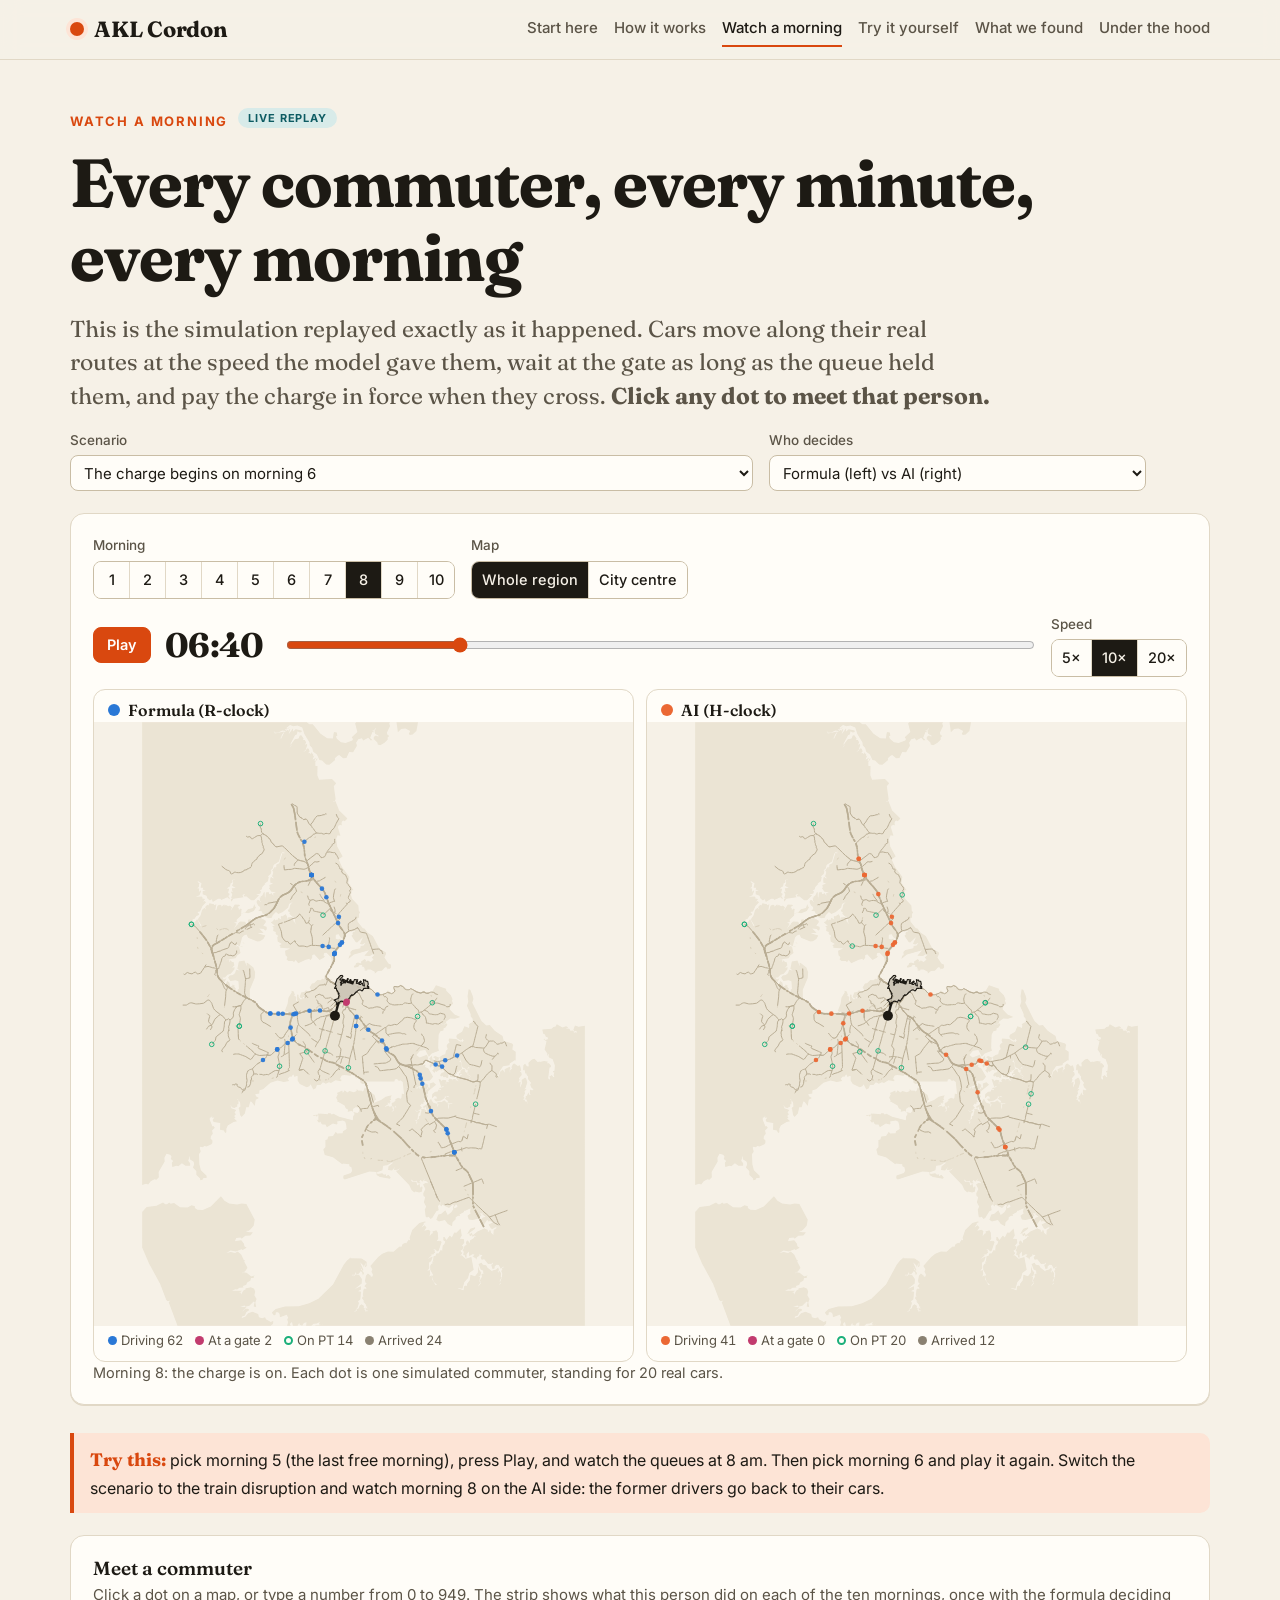
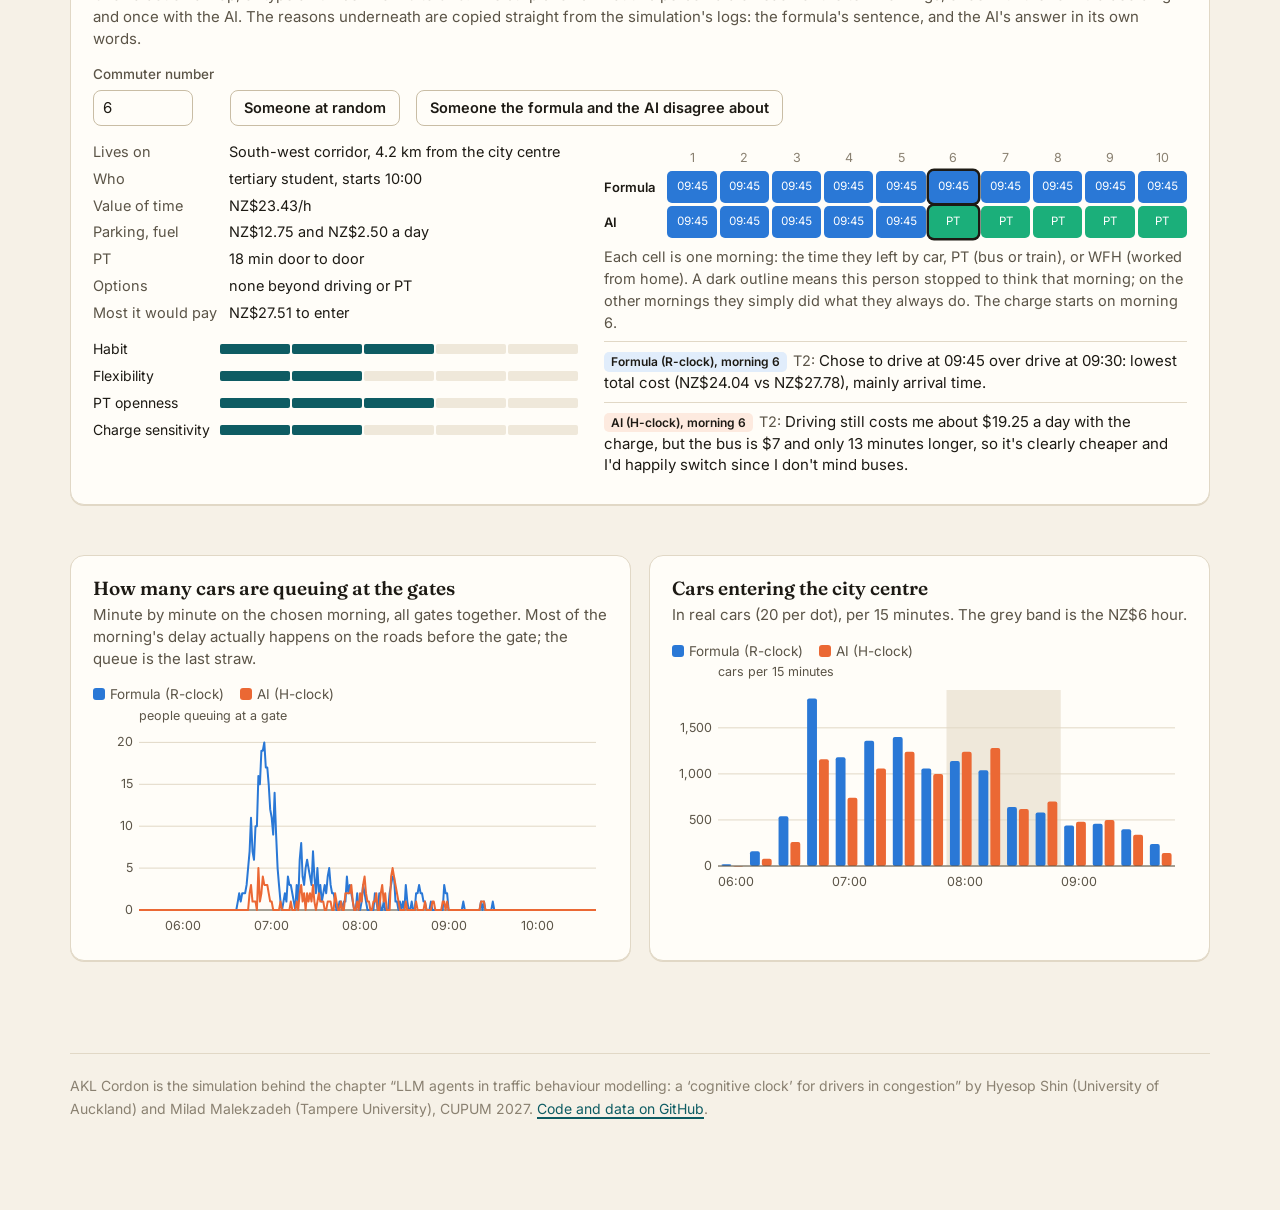
<file: docs/replay.html>
<!doctype html>
<html lang="en">
<head>
<meta charset="utf-8">
<meta name="viewport" content="width=device-width, initial-scale=1">
<title>AKL Cordon: watch a morning</title>
<meta name="description" content="Replay any morning of the simulation on the map and follow one commuter through the whole experiment.">
<link rel="stylesheet" href="assets/site.css">
<script src="assets/core.js" defer></script>
<script src="assets/pages.js" defer></script>
</head>
<body>
<main class="page">
  <div class="eyebrow">Watch a morning<span class="live quiet">Live replay</span></div>
  <h1>Every commuter, every minute, every morning</h1>
  <p class="lede">This is the simulation replayed exactly as it happened. Cars move along their real routes at the speed the model gave them, wait at the gate as long as the queue held them, and pay the charge in force when they cross. <b>Click any dot to meet that person.</b></p>

  <div class="ctls">
    <label class="ctl">Scenario <select id="rp-scn"><option value="">The charge begins on morning 6</option><option value="_pt">Same, but trains and buses on the South-west side take twice as long on mornings 3 and 8</option></select></label>
    <label class="ctl">Who decides <select id="rp-arms"><option value="rclock,hclock">Formula (left) vs AI (right)</option><option value="rdaily,rclock">Formula every day vs formula only when woken</option><option value="rdaily,rclock,hclock">All three side by side</option></select></label>
  </div>
  <div class="panel"><div id="rp-replay"></div></div>
  <div class="try"><b>Try this:</b> pick morning 5 (the last free morning), press Play, and watch the queues at 8 am. Then pick morning 6 and play it again. Switch the scenario to the train disruption and watch morning 8 on the AI side: the former drivers go back to their cars.</div>

  <div class="panel" id="rp-agent-panel">
    <p class="panel-title">Meet a commuter</p>
    <p class="panel-sub">Click a dot on a map, or type a number from 0 to 949. The strip shows what this person did on each of the ten mornings, once with the formula deciding and once with the AI. The reasons underneath are copied straight from the simulation's logs: the formula's sentence, and the AI's answer in its own words.</p>
    <div class="ctls"><label class="ctl">Commuter number <input type="number" id="rp-agent" min="0" max="949" value="6" style="width:100px"></label><button id="rp-random">Someone at random</button><button id="rp-differ">Someone the formula and the AI disagree about</button></div>
    <div class="split">
      <div class="personacard" id="rp-persona"></div>
      <div><div id="rp-strip"></div><div id="rp-reasons"></div></div>
    </div>
  </div>

  <div class="grid2">
    <div class="panel"><p class="panel-title">How many cars are queuing at the gates</p><p class="panel-sub">Minute by minute on the chosen morning, all gates together. Most of the morning's delay actually happens on the roads before the gate; the queue is the last straw.</p><div class="chart" id="rp-queue"></div></div>
    <div class="panel"><p class="panel-title">Cars entering the city centre</p><p class="panel-sub">In real cars (20 per dot), per 15 minutes. The grey band is the NZ$6 hour.</p><div class="chart" id="rp-cross"></div></div>
  </div>
  <footer class="foot"></footer>
</main>
</body>
</html>
</file>
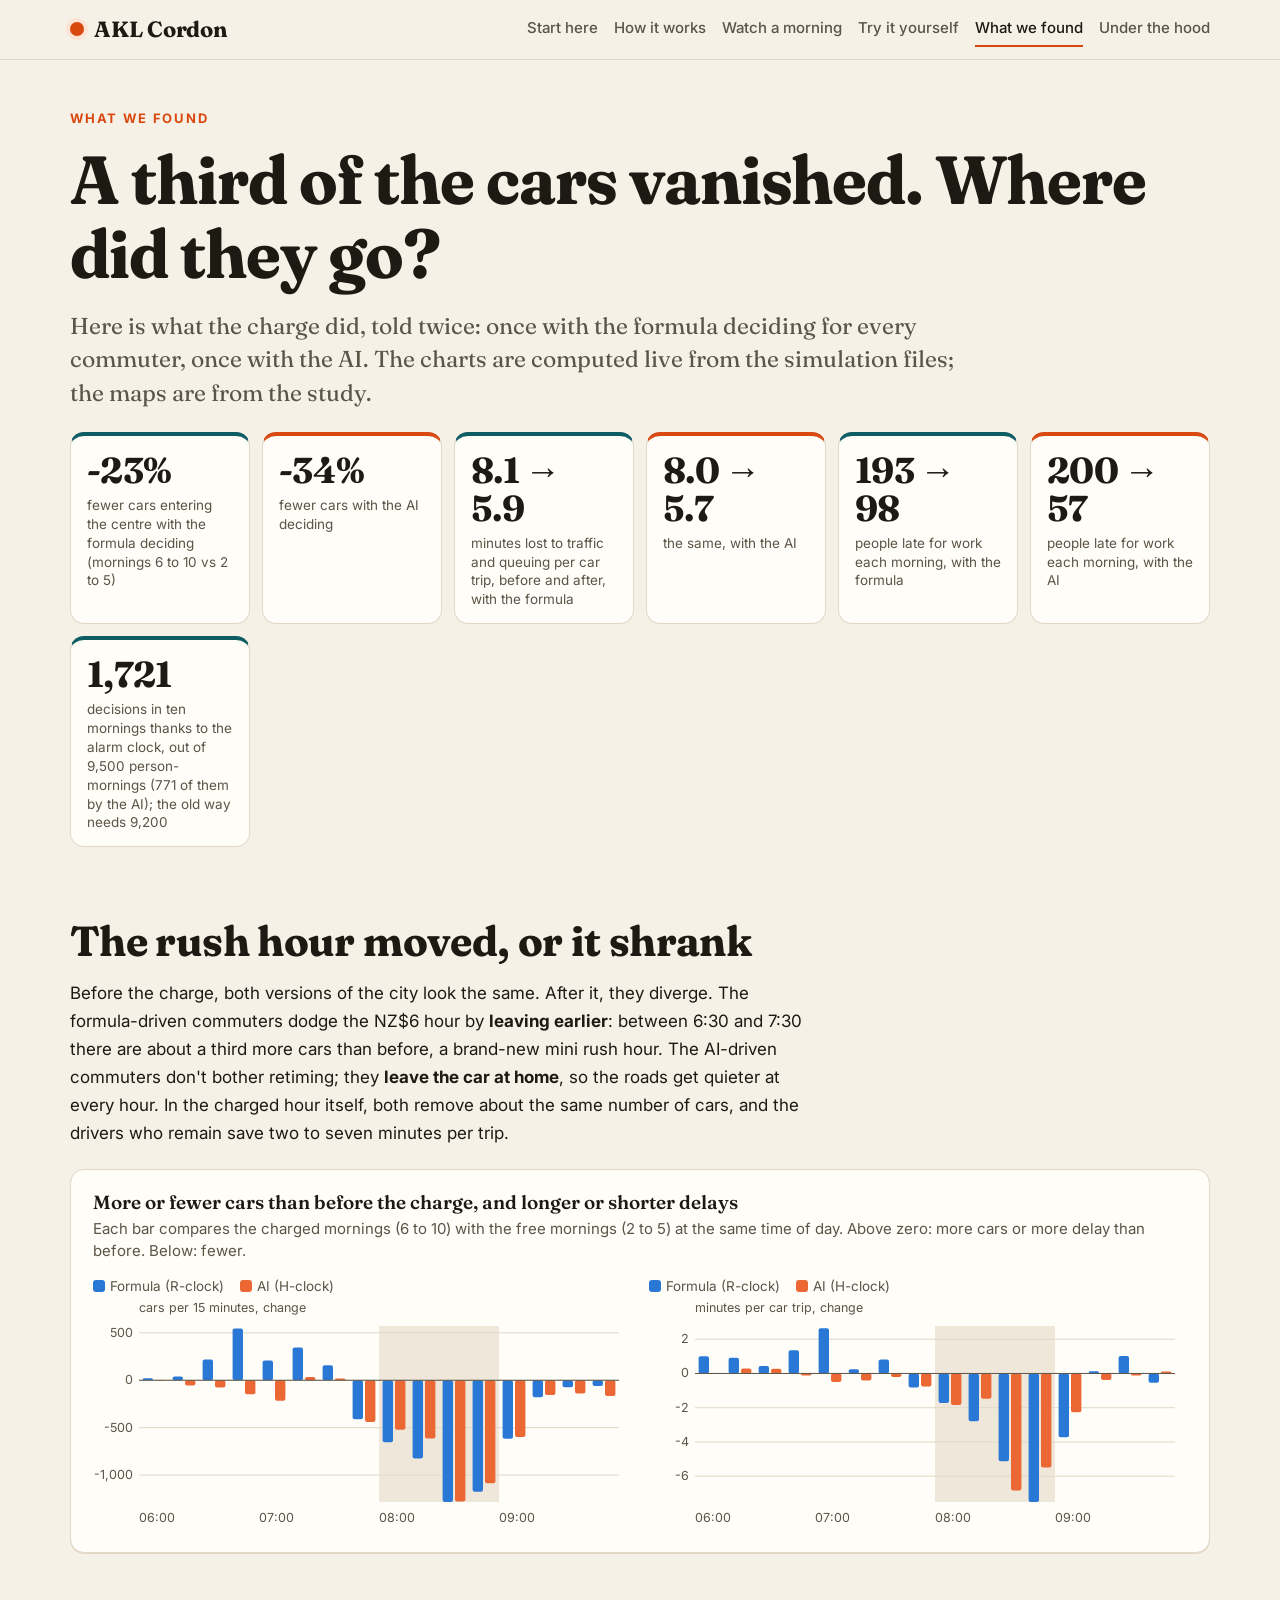
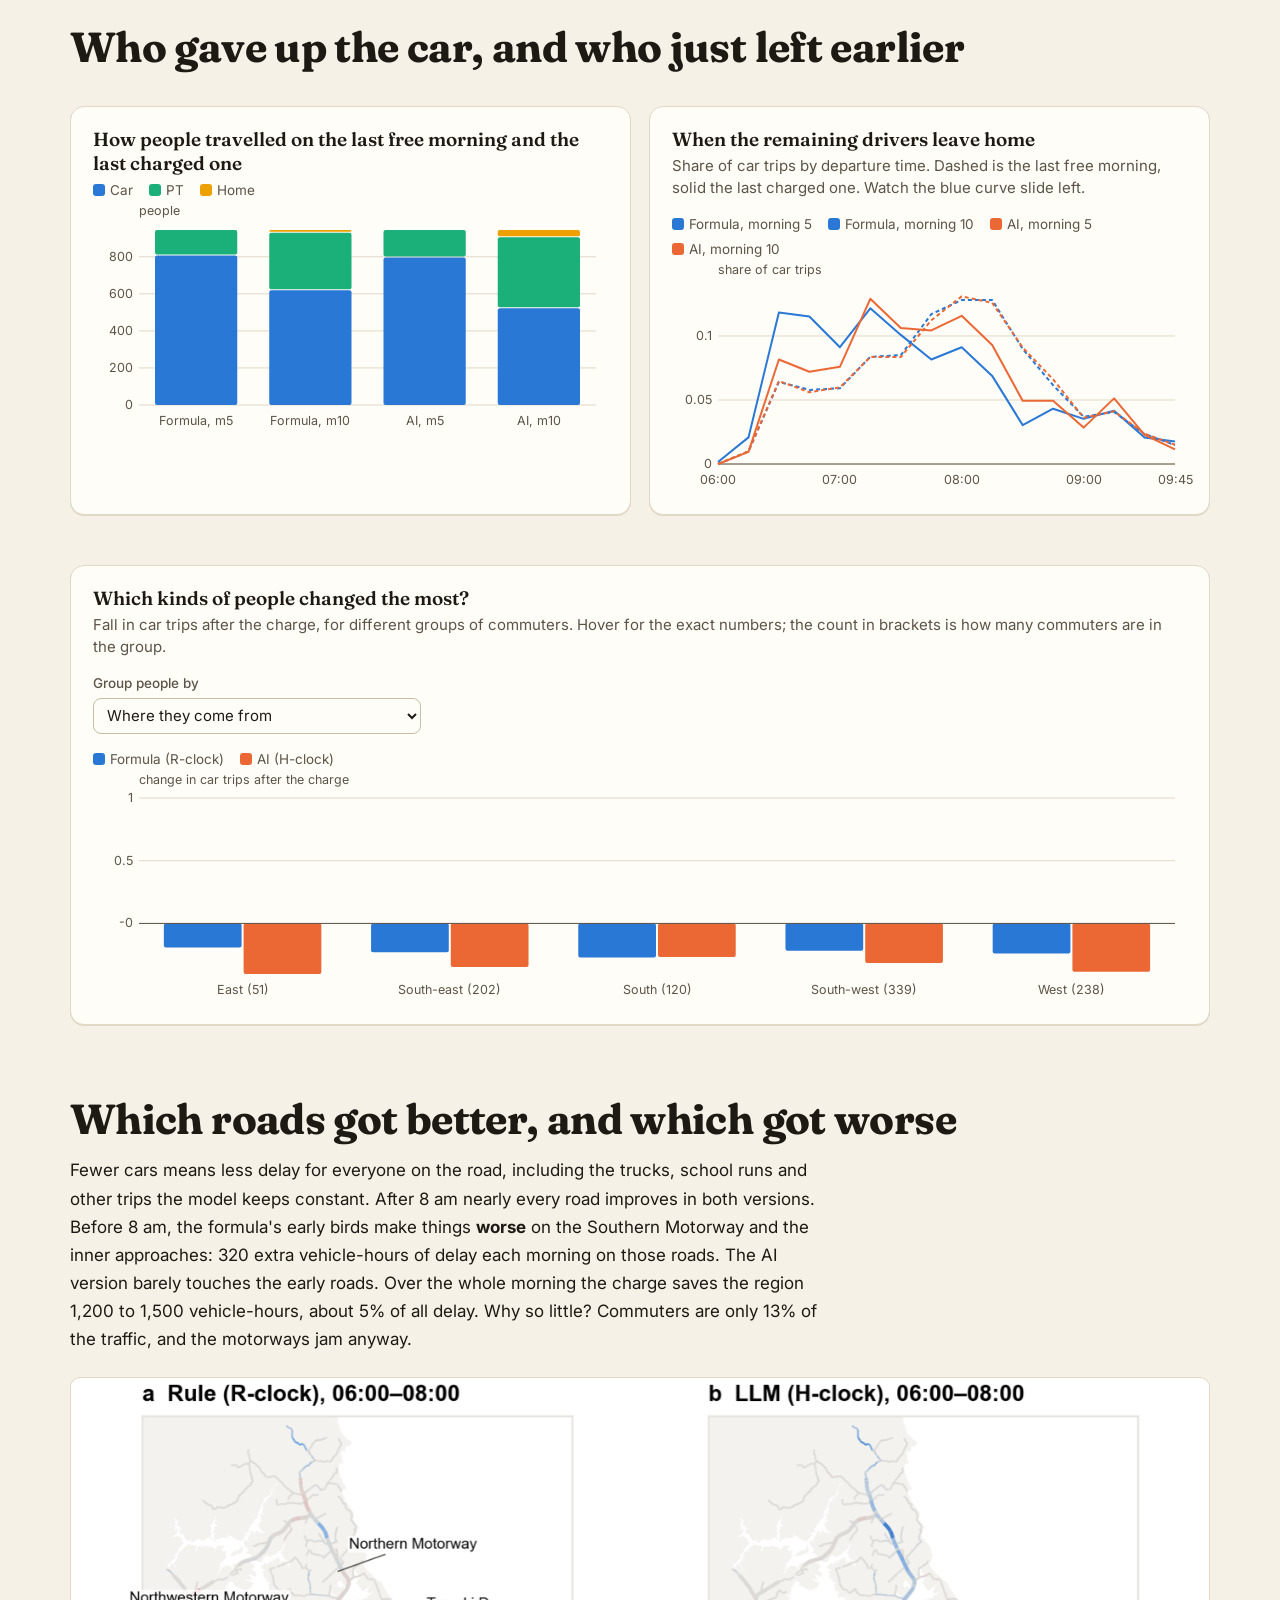
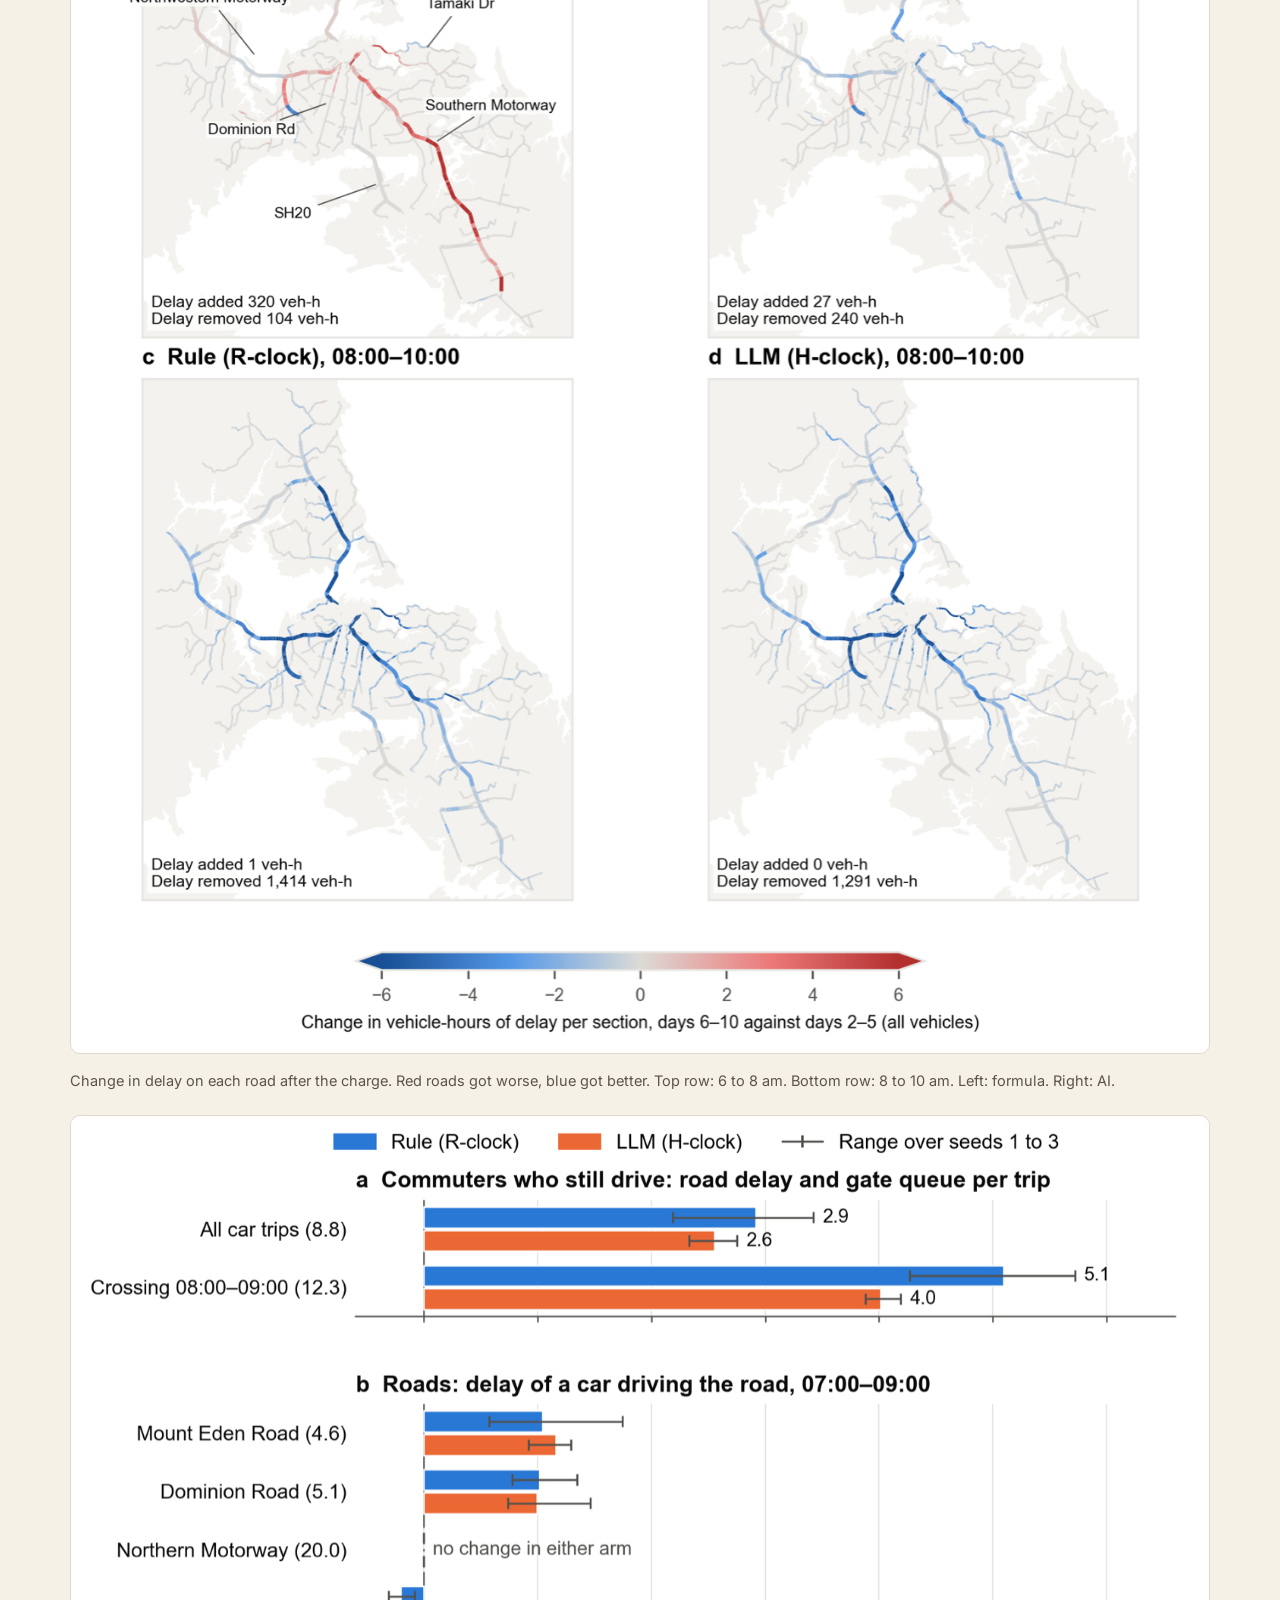
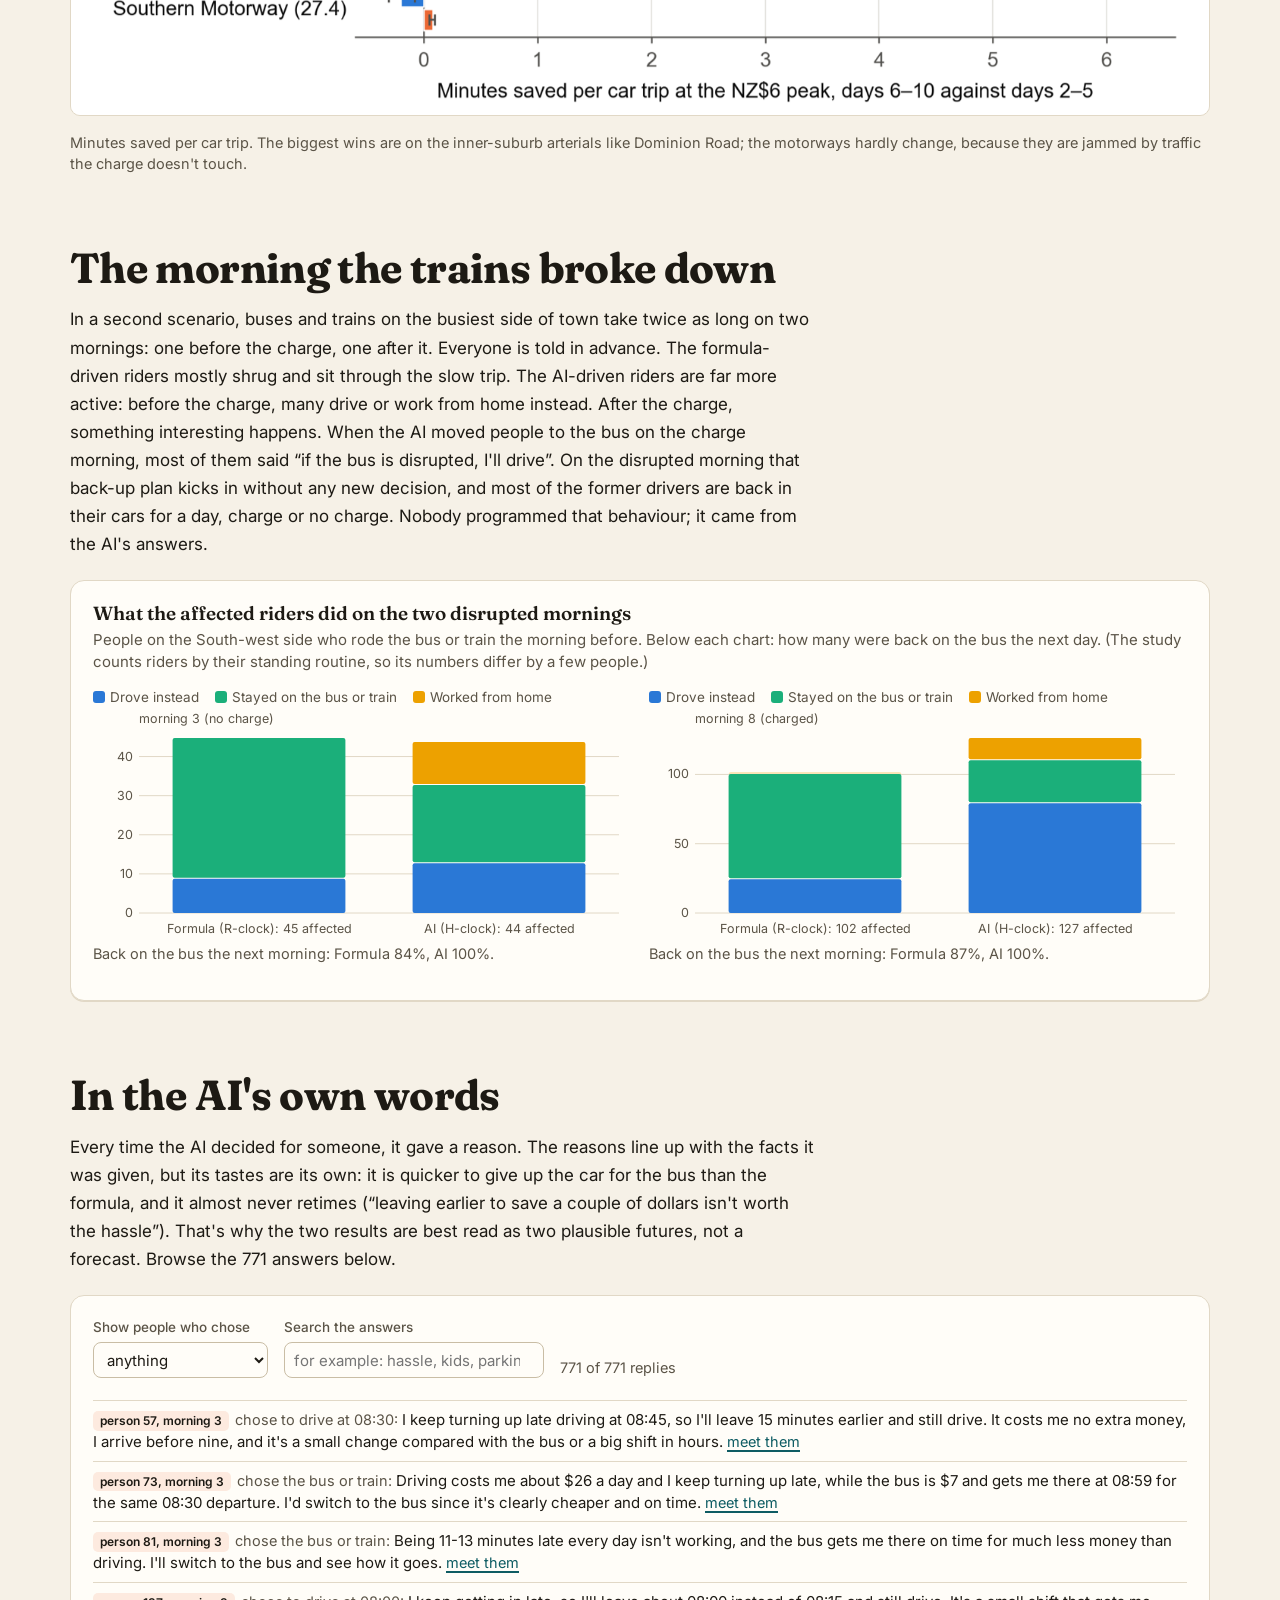
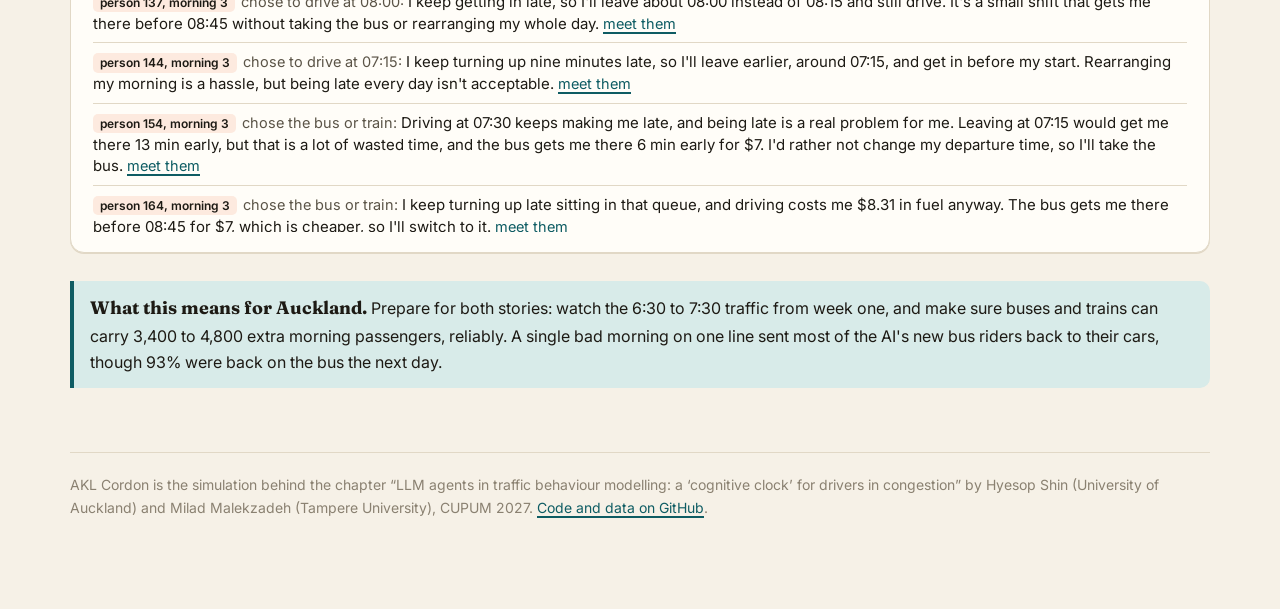
<file: docs/results.html>
<!doctype html>
<html lang="en">
<head>
<meta charset="utf-8">
<meta name="viewport" content="width=device-width, initial-scale=1">
<title>AKL Cordon: what we found</title>
<meta name="description" content="What the charge did to Auckland's simulated commuters, under a formula and under an AI.">
<link rel="stylesheet" href="assets/site.css">
<script src="assets/core.js" defer></script>
<script src="assets/pages.js" defer></script>
</head>
<body>
<main class="page">
  <div class="eyebrow">What we found</div>
  <h1>A third of the cars vanished. Where did they go?</h1>
  <p class="lede">Here is what the charge did, told twice: once with the formula deciding for every commuter, once with the AI. The charts are computed live from the simulation files; the maps are from the study.</p>

  <div class="tiles" id="rs-tiles"></div>

  <h2>The rush hour moved, or it shrank</h2>
  <p class="prose">Before the charge, both versions of the city look the same. After it, they diverge. The formula-driven commuters dodge the NZ$6 hour by <b>leaving earlier</b>: between 6:30 and 7:30 there are about a third more cars than before, a brand-new mini rush hour. The AI-driven commuters don't bother retiming; they <b>leave the car at home</b>, so the roads get quieter at every hour. In the charged hour itself, both remove about the same number of cars, and the drivers who remain save two to seven minutes per trip.</p>
  <div class="panel">
    <p class="panel-title">More or fewer cars than before the charge, and longer or shorter delays</p>
    <p class="panel-sub">Each bar compares the charged mornings (6 to 10) with the free mornings (2 to 5) at the same time of day. Above zero: more cars or more delay than before. Below: fewer.</p>
    <div class="grid2"><div class="chart" id="rs-cross"></div><div class="chart" id="rs-delay"></div></div>
  </div>

  <h2>Who gave up the car, and who just left earlier</h2>
  <div class="grid2">
    <div class="panel"><p class="panel-title">How people travelled on the last free morning and the last charged one</p><div class="chart" id="rs-mode"></div></div>
    <div class="panel"><p class="panel-title">When the remaining drivers leave home</p><p class="panel-sub">Share of car trips by departure time. Dashed is the last free morning, solid the last charged one. Watch the blue curve slide left.</p><div class="chart" id="rs-depart"></div></div>
  </div>
  <div class="panel">
    <p class="panel-title">Which kinds of people changed the most?</p>
    <p class="panel-sub">Fall in car trips after the charge, for different groups of commuters. Hover for the exact numbers; the count in brackets is how many commuters are in the group.</p>
    <div class="ctls"><label class="ctl">Group people by <select id="rs-group"><option value="corridor_id">Where they come from</option><option value="archetype">Kind of job</option><option value="H">Strength of habit (1 to 5)</option><option value="F">Schedule flexibility (1 to 5)</option><option value="P">Openness to the bus (1 to 5)</option><option value="S">How much a charge annoys them (1 to 5)</option><option value="vot_quintile">How much they value their time</option></select></label></div>
    <div class="chart" id="rs-group-chart"></div>
  </div>

  <h2>Which roads got better, and which got worse</h2>
  <p class="prose">Fewer cars means less delay for everyone on the road, including the trucks, school runs and other trips the model keeps constant. After 8 am nearly every road improves in both versions. Before 8 am, the formula's early birds make things <b>worse</b> on the Southern Motorway and the inner approaches: 320 extra vehicle-hours of delay each morning on those roads. The AI version barely touches the early roads. Over the whole morning the charge saves the region 1,200 to 1,500 vehicle-hours, about 5% of all delay. Why so little? Commuters are only 13% of the traffic, and the motorways jam anyway.</p>
  <figure><img src="assets/img/fig5_road_change.png" alt="Four maps of the change in delay on each road, formula and AI, before and after 8 am"><figcaption>Change in delay on each road after the charge. Red roads got worse, blue got better. Top row: 6 to 8 am. Bottom row: 8 to 10 am. Left: formula. Right: AI.</figcaption></figure>
  <figure><img src="assets/img/fig6_delay_saved.png" alt="Bars of minutes saved per car trip, overall and on four named roads"><figcaption>Minutes saved per car trip. The biggest wins are on the inner-suburb arterials like Dominion Road; the motorways hardly change, because they are jammed by traffic the charge doesn't touch.</figcaption></figure>

  <h2>The morning the trains broke down</h2>
  <p class="prose">In a second scenario, buses and trains on the busiest side of town take twice as long on two mornings: one before the charge, one after it. Everyone is told in advance. The formula-driven riders mostly shrug and sit through the slow trip. The AI-driven riders are far more active: before the charge, many drive or work from home instead. After the charge, something interesting happens. When the AI moved people to the bus on the charge morning, most of them said “if the bus is disrupted, I'll drive”. On the disrupted morning that back-up plan kicks in without any new decision, and most of the former drivers are back in their cars for a day, charge or no charge. Nobody programmed that behaviour; it came from the AI's answers.</p>
  <div class="panel">
    <p class="panel-title">What the affected riders did on the two disrupted mornings</p>
    <p class="panel-sub">People on the South-west side who rode the bus or train the morning before. Below each chart: how many were back on the bus the next day. (The study counts riders by their standing routine, so its numbers differ by a few people.)</p>
    <div class="grid2"><div class="chart" id="rs-dis3"></div><div class="chart" id="rs-dis8"></div></div>
  </div>

  <h2>In the AI's own words</h2>
  <p class="prose">Every time the AI decided for someone, it gave a reason. The reasons line up with the facts it was given, but its tastes are its own: it is quicker to give up the car for the bus than the formula, and it almost never retimes (“leaving earlier to save a couple of dollars isn't worth the hassle”). That's why the two results are best read as two plausible futures, not a forecast. Browse the 771 answers below.</p>
  <div class="panel">
    <div class="ctls"><label class="ctl">Show people who chose <select id="rs-sel"><option value="">anything</option><option value="PT">the bus or train</option><option value="WFH">to work from home</option><option value="CAR">to keep driving</option></select></label><label class="ctl">Search the answers <input type="search" id="rs-q" placeholder="for example: hassle, kids, parking"></label><span class="small muted" id="rs-count"></span></div>
    <div class="scrollbox" id="rs-replies"></div>
  </div>
  <div class="note"><b>What this means for Auckland.</b> Prepare for both stories: watch the 6:30 to 7:30 traffic from week one, and make sure buses and trains can carry 3,400 to 4,800 extra morning passengers, reliably. A single bad morning on one line sent most of the AI's new bus riders back to their cars, though 93% were back on the bus the next day.</div>
  <footer class="foot"></footer>
</main>
</body>
</html>
</file>
<file: docs/assets/site.css>
@import url('https://fonts.googleapis.com/css2?family=Fraunces:opsz,wght,SOFT@9..144,400..900,50&family=Inter:wght@400;500;600;700&family=JetBrains+Mono:wght@400;500&display=swap');

:root {
  color-scheme: light;
  --bg: #f6f1e7; --surface: #fffdf8; --sunk: #efe8da; --line: #e1d8c6; --line-strong: #c9bda5;
  --ink: #1d1a14; --ink-2: #5b5447; --ink-3: #8a8171;
  --accent: #0e5c63; --accent-soft: #d8ebe9; --hot: #d9480f; --hot-soft: #fde4d6;
  --rule: #2a78d6; --llm: #eb6834; --base: #6250d6; --pt: #1baf7a; --wfh: #eda100; --car: #2a78d6; --queue: #c23b6e;
  --rule-soft: #e1edfb; --llm-soft: #fdeadf;
  --land: #ebe4d4; --water: #f6f1e7; --road: #d7cdb8; --mwy: #b9ad94; --cordon: #1d1a14;
  --display: "Fraunces", Georgia, serif;
  --sans: "Inter", -apple-system, BlinkMacSystemFont, "Segoe UI", sans-serif;
  --mono: "JetBrains Mono", ui-monospace, Menlo, monospace;
  --radius: 14px;
}
@media (prefers-color-scheme: dark) {
  :root:not([data-theme="light"]) {
    color-scheme: dark;
    --bg: #17150f; --surface: #201d16; --sunk: #2a261d; --line: #3a3528; --line-strong: #544c38;
    --ink: #f3ede0; --ink-2: #c6bca6; --ink-3: #968c76;
    --accent: #5fc2c5; --accent-soft: #163c3f; --hot: #ff8a4c; --hot-soft: #4a2412;
    --rule: #4a90e6; --llm: #f07a46; --base: #9085e9; --pt: #27c08a; --wfh: #e6a81c; --car: #4a90e6; --queue: #e0608f;
    --rule-soft: #1b2a3d; --llm-soft: #3a2118;
    --land: #262218; --water: #17150f; --road: #3d382b; --mwy: #5a5340; --cordon: #f3ede0;
  }
}
:root[data-theme="dark"] {
  color-scheme: dark;
  --bg: #17150f; --surface: #201d16; --sunk: #2a261d; --line: #3a3528; --line-strong: #544c38;
  --ink: #f3ede0; --ink-2: #c6bca6; --ink-3: #968c76;
  --accent: #5fc2c5; --accent-soft: #163c3f; --hot: #ff8a4c; --hot-soft: #4a2412;
  --rule: #4a90e6; --llm: #f07a46; --base: #9085e9; --pt: #27c08a; --wfh: #e6a81c; --car: #4a90e6; --queue: #e0608f;
  --rule-soft: #1b2a3d; --llm-soft: #3a2118;
  --land: #262218; --water: #17150f; --road: #3d382b; --mwy: #5a5340; --cordon: #f3ede0;
}

* { box-sizing: border-box; }
html { scroll-behavior: smooth; scroll-padding-top: 76px; }
body { margin: 0; background: var(--bg); color: var(--ink); font: 17px/1.65 var(--sans); -webkit-font-smoothing: antialiased; }
a { color: var(--accent); text-decoration-thickness: 1.5px; text-underline-offset: 3px; }
code { font: 0.84em var(--mono); background: var(--sunk); padding: 0.1em 0.4em; border-radius: 5px; }
pre { font: 13.5px/1.6 var(--mono); background: var(--ink); color: var(--bg); padding: 16px 18px; border-radius: var(--radius); overflow-x: auto; }
pre code { background: none; padding: 0; font-size: inherit; color: inherit; }
h1, h2, h3 { font-family: var(--display); font-variation-settings: "SOFT" 50; line-height: 1.08; font-weight: 700; letter-spacing: -0.015em; }
h1 { font-size: clamp(40px, 6.2vw, 68px); margin: 0 0 20px; }
h2 { font-size: clamp(30px, 4vw, 42px); margin: 72px 0 14px; }
h3 { font-size: 23px; margin: 36px 0 8px; font-weight: 600; }
p { margin: 0 0 16px; }
.lede { font-size: clamp(19px, 2.2vw, 23px); line-height: 1.45; color: var(--ink-2); max-width: 40em; font-family: var(--display); font-weight: 400; }
.eyebrow { font-size: 13px; letter-spacing: 0.14em; text-transform: uppercase; color: var(--hot); margin-bottom: 14px; font-weight: 700; }
.muted { color: var(--ink-2); }
.small { font-size: 14.5px; line-height: 1.5; }
.prose { max-width: 44em; }
.prose p, .prose li { font-size: 17.5px; }
.kicker { font-family: var(--display); font-size: 21px; font-weight: 500; color: var(--ink); margin-bottom: 12px; }

.topbar { position: sticky; top: 0; z-index: 20; background: color-mix(in srgb, var(--bg) 90%, transparent); backdrop-filter: blur(10px); border-bottom: 1px solid var(--line); }
.topbar-in { max-width: 1180px; margin: 0 auto; padding: 12px 20px; display: flex; gap: 8px 22px; align-items: center; flex-wrap: wrap; }
.brand { font: 700 22px var(--display); color: var(--ink); text-decoration: none; margin-right: auto; letter-spacing: -0.01em; display: flex; align-items: center; gap: 10px; }
.brand i { width: 14px; height: 14px; border-radius: 50%; background: var(--hot); box-shadow: 0 0 0 4px var(--hot-soft); }
.nav { display: flex; gap: 2px 16px; flex-wrap: wrap; }
.nav a { color: var(--ink-2); text-decoration: none; font-size: 15px; font-weight: 500; padding: 4px 0; border-bottom: 2px solid transparent; }
.nav a:hover { color: var(--ink); }
.nav a[aria-current] { color: var(--ink); border-bottom-color: var(--hot); }
.page { max-width: 1180px; margin: 0 auto; padding: 48px 20px 90px; }
.foot { border-top: 1px solid var(--line); margin-top: 64px; padding-top: 20px; font-size: 14px; color: var(--ink-3); }

.hero { display: grid; grid-template-columns: minmax(0, 7fr) minmax(0, 5fr); gap: 32px; align-items: end; margin-bottom: 24px; }
@media (max-width: 860px) { .hero { grid-template-columns: 1fr; } }
.hero-aside { background: var(--ink); color: var(--bg); border-radius: var(--radius); padding: 22px 24px; font-size: 16px; line-height: 1.5; }
.hero-aside b { font-family: var(--display); font-size: 20px; display: block; margin-bottom: 8px; }
.hero-aside a { color: var(--bg); }

.panel { background: var(--surface); border: 1px solid var(--line); border-radius: var(--radius); padding: 20px 22px; margin: 22px 0 28px; box-shadow: 0 1px 0 var(--line); }
.panel h3:first-child { margin-top: 0; }
.panel-title { font: 600 19px var(--display); margin: 0 0 4px; }
.panel-sub { font-size: 15px; color: var(--ink-2); margin: 0 0 14px; line-height: 1.45; }
.live { display: inline-block; font: 700 11px var(--sans); letter-spacing: 0.08em; text-transform: uppercase; color: var(--hot); background: var(--hot-soft); border-radius: 99px; padding: 3px 10px; margin-left: 10px; vertical-align: 4px; }
.live.quiet { color: var(--accent); background: var(--accent-soft); }
.note { background: var(--accent-soft); border-left: 4px solid var(--accent); border-radius: 0 10px 10px 0; padding: 12px 16px; margin: 18px 0; font-size: 16px; }
.note b { font-family: var(--display); font-size: 18px; }
.try { background: var(--hot-soft); border-left: 4px solid var(--hot); border-radius: 0 10px 10px 0; padding: 12px 16px; margin: 18px 0; font-size: 16px; }
.try b { font-family: var(--display); font-size: 18px; color: var(--hot); }

.grid2 { display: grid; grid-template-columns: repeat(auto-fit, minmax(340px, 1fr)); gap: 18px; }
.grid3 { display: grid; grid-template-columns: repeat(auto-fit, minmax(240px, 1fr)); gap: 16px; }
.split { display: grid; grid-template-columns: minmax(0, 5fr) minmax(0, 6fr); gap: 26px; }
@media (max-width: 860px) { .split { grid-template-columns: 1fr; } }

.tiles { display: grid; grid-template-columns: repeat(auto-fit, minmax(180px, 1fr)); gap: 12px; margin: 22px 0; }
.tile { background: var(--surface); border: 1px solid var(--line); border-radius: var(--radius); padding: 16px 16px 14px; border-top: 4px solid var(--accent); }
.tile:nth-child(2n) { border-top-color: var(--hot); }
.tile b { display: block; font: 700 36px/1.05 var(--display); letter-spacing: -0.02em; }
.tile span { font-size: 13.5px; color: var(--ink-2); line-height: 1.4; display: block; margin-top: 6px; }

.steps { display: grid; grid-template-columns: repeat(auto-fit, minmax(200px, 1fr)); gap: 12px; counter-reset: s; margin: 22px 0; padding: 0; list-style: none; }
.steps li { background: var(--surface); border: 1px solid var(--line); border-radius: var(--radius); padding: 14px 16px 16px; font-size: 15px; line-height: 1.45; counter-increment: s; }
.steps li::before { content: counter(s); display: inline-grid; place-items: center; width: 34px; height: 34px; border-radius: 50%; background: var(--ink); color: var(--bg); font: 700 17px var(--display); margin-bottom: 8px; }
.steps b { display: block; margin-bottom: 3px; font-family: var(--display); font-size: 18px; }

.cards { display: grid; grid-template-columns: repeat(auto-fit, minmax(250px, 1fr)); gap: 16px; }
.card { display: block; background: var(--surface); border: 1px solid var(--line); border-radius: var(--radius); padding: 18px 20px; text-decoration: none; color: inherit; transition: transform 0.15s, box-shadow 0.15s; }
.card:hover { transform: translateY(-2px); box-shadow: 0 8px 24px rgba(0, 0, 0, 0.08); }
.card b { font: 600 20px var(--display); display: block; margin-bottom: 6px; color: var(--accent); }
.card span { font-size: 15px; color: var(--ink-2); line-height: 1.45; }

table { border-collapse: collapse; width: 100%; font-size: 15px; }
th { text-align: left; font-weight: 600; color: var(--ink-2); border-bottom: 2px solid var(--line-strong); padding: 8px 10px 8px 0; vertical-align: bottom; }
td { border-bottom: 1px solid var(--line); padding: 8px 10px 8px 0; vertical-align: top; }
td.n, th.n { text-align: right; font-variant-numeric: tabular-nums; }
.tablewrap { overflow-x: auto; }

label.ctl { display: flex; flex-direction: column; gap: 4px; font-size: 13.5px; color: var(--ink-2); font-weight: 500; }
.ctls { display: flex; flex-wrap: wrap; gap: 12px 16px; align-items: flex-end; margin-bottom: 14px; }
select, input[type=number], input[type=search] { font: 15px var(--sans); color: var(--ink); background: var(--surface); border: 1.5px solid var(--line-strong); border-radius: 8px; padding: 6px 9px; min-height: 36px; }
input[type=range] { accent-color: var(--hot); width: 100%; min-width: 130px; }
button { font: 600 14.5px var(--sans); color: var(--ink); background: var(--surface); border: 1.5px solid var(--line-strong); border-radius: 8px; padding: 6px 13px; cursor: pointer; min-height: 36px; }
button:hover { background: var(--sunk); }
button.primary { background: var(--hot); color: #fff; border-color: var(--hot); }
button.primary:hover { filter: brightness(1.08); background: var(--hot); }
button:disabled { opacity: 0.5; cursor: default; }
.seg { display: inline-flex; flex-wrap: wrap; border: 1.5px solid var(--line-strong); border-radius: 8px; overflow: hidden; }
.seg button { border: 0; border-radius: 0; font-weight: 500; background: var(--surface); border-right: 1px solid var(--line); min-width: 36px; padding: 6px 10px; }
.seg button:last-child { border-right: 0; }
.seg button[aria-pressed=true] { background: var(--ink); color: var(--bg); }

.replay-maps { display: grid; grid-template-columns: repeat(auto-fit, minmax(290px, 1fr)); gap: 12px; }
.mapcard { border: 1px solid var(--line); border-radius: 12px; overflow: hidden; background: var(--surface); position: relative; }
.mapcard h4 { margin: 0; padding: 10px 14px 2px; font: 600 16px var(--display); display: flex; align-items: center; gap: 8px; }
.mapcard h4 i { width: 12px; height: 12px; border-radius: 50%; display: inline-block; }
.mapcard canvas { display: block; width: 100%; cursor: crosshair; touch-action: pan-y; }
.counts { display: flex; flex-wrap: wrap; gap: 3px 12px; padding: 4px 14px 10px; font-size: 13px; color: var(--ink-2); font-variant-numeric: tabular-nums; }
.counts i { display: inline-block; width: 9px; height: 9px; border-radius: 50%; margin-right: 4px; }
.counts i.ring { background: none !important; border: 2px solid; }
.clockface { font: 700 34px var(--display); font-variant-numeric: tabular-nums; min-width: 3.1em; letter-spacing: -0.02em; }
.transport { display: flex; flex-wrap: wrap; align-items: center; gap: 10px 14px; margin-bottom: 12px; }
.transport .timeslider { flex: 1 1 220px; }

.legend { display: flex; flex-wrap: wrap; gap: 3px 16px; font-size: 13.5px; color: var(--ink-2); margin: 0 0 4px; }
.legend i { display: inline-block; width: 12px; height: 12px; border-radius: 3px; margin-right: 5px; vertical-align: -1px; }
.chart { position: relative; }
.chart svg { display: block; width: 100%; height: auto; overflow: visible; }
.chart text { font: 12.5px var(--sans); fill: var(--ink-2); }
.tip { position: fixed; z-index: 50; pointer-events: none; background: var(--ink); color: var(--bg); font-size: 13px; line-height: 1.35; padding: 6px 10px; border-radius: 7px; max-width: 280px; display: none; }

.days { display: grid; grid-template-columns: 60px repeat(10, minmax(0, 1fr)); gap: 3px; font-size: 12.5px; align-items: stretch; margin: 8px 0; }
.days .h { color: var(--ink-3); text-align: center; }
.days .lab { font-weight: 600; font-size: 13px; align-self: center; }
.days .d { border-radius: 5px; text-align: center; padding: 3px 0; line-height: 1.2; font-variant-numeric: tabular-nums; color: #fff; font-size: 11.5px; min-height: 32px; display: flex; flex-direction: column; justify-content: center; }
.d.m0 { background: var(--car); } .d.m1 { background: var(--pt); } .d.m2 { background: var(--wfh); color: #1d1a14; }
.d.woke { box-shadow: 0 0 0 2.5px var(--ink); }
.reasons { list-style: none; margin: 8px 0 0; padding: 0; font-size: 15px; line-height: 1.45; }
.reasons li { border-top: 1px solid var(--line); padding: 8px 0; }
.tag { display: inline-block; font-size: 12px; font-weight: 600; border-radius: 5px; padding: 1px 7px; margin-right: 6px; }
.tag.r { background: var(--rule-soft); } .tag.l { background: var(--llm-soft); }
.personacard dl { display: grid; grid-template-columns: max-content 1fr; gap: 3px 12px; margin: 0; font-size: 14.5px; }
.personacard dt { color: var(--ink-2); } .personacard dd { margin: 0; }
.traits { display: grid; grid-template-columns: max-content 1fr; gap: 4px 10px; font-size: 14px; align-items: center; margin-top: 12px; }
.traits .bar { display: flex; gap: 2px; } .traits .bar i { height: 10px; flex: 1; background: var(--sunk); border-radius: 2px; } .traits .bar i.on { background: var(--accent); }

.badge { display: inline-block; padding: 3px 10px; border-radius: 6px; font-size: 14px; border: 1px solid var(--line-strong); }
.progress { height: 7px; border-radius: 4px; background: var(--sunk); overflow: hidden; margin: 10px 0; }
.progress i { display: block; height: 100%; background: var(--hot); width: 0; transition: width 0.2s; }
figure { margin: 24px 0; } figure img { width: 100%; height: auto; background: #fff; border-radius: 10px; border: 1px solid var(--line); }
figcaption { font-size: 14.5px; color: var(--ink-2); margin-top: 8px; line-height: 1.45; }
.scrollbox { max-height: 440px; overflow-y: auto; }
.flow { width: 100%; height: auto; } .flow text { font: 13.5px var(--sans); fill: var(--ink); } .flow .t { font-weight: 700; font-size: 15px; font-family: var(--display); } .flow .m { fill: var(--ink-2); }
.glossary { display: grid; grid-template-columns: repeat(auto-fit, minmax(260px, 1fr)); gap: 10px 20px; margin: 16px 0; }
.glossary div { font-size: 15px; line-height: 1.45; }
.glossary b { font-family: var(--display); font-size: 17px; }
@media (max-width: 520px) { body { font-size: 16px; } .days { grid-template-columns: 40px repeat(10, minmax(0, 1fr)); } .days .d { font-size: 9.5px; } }
</file>
